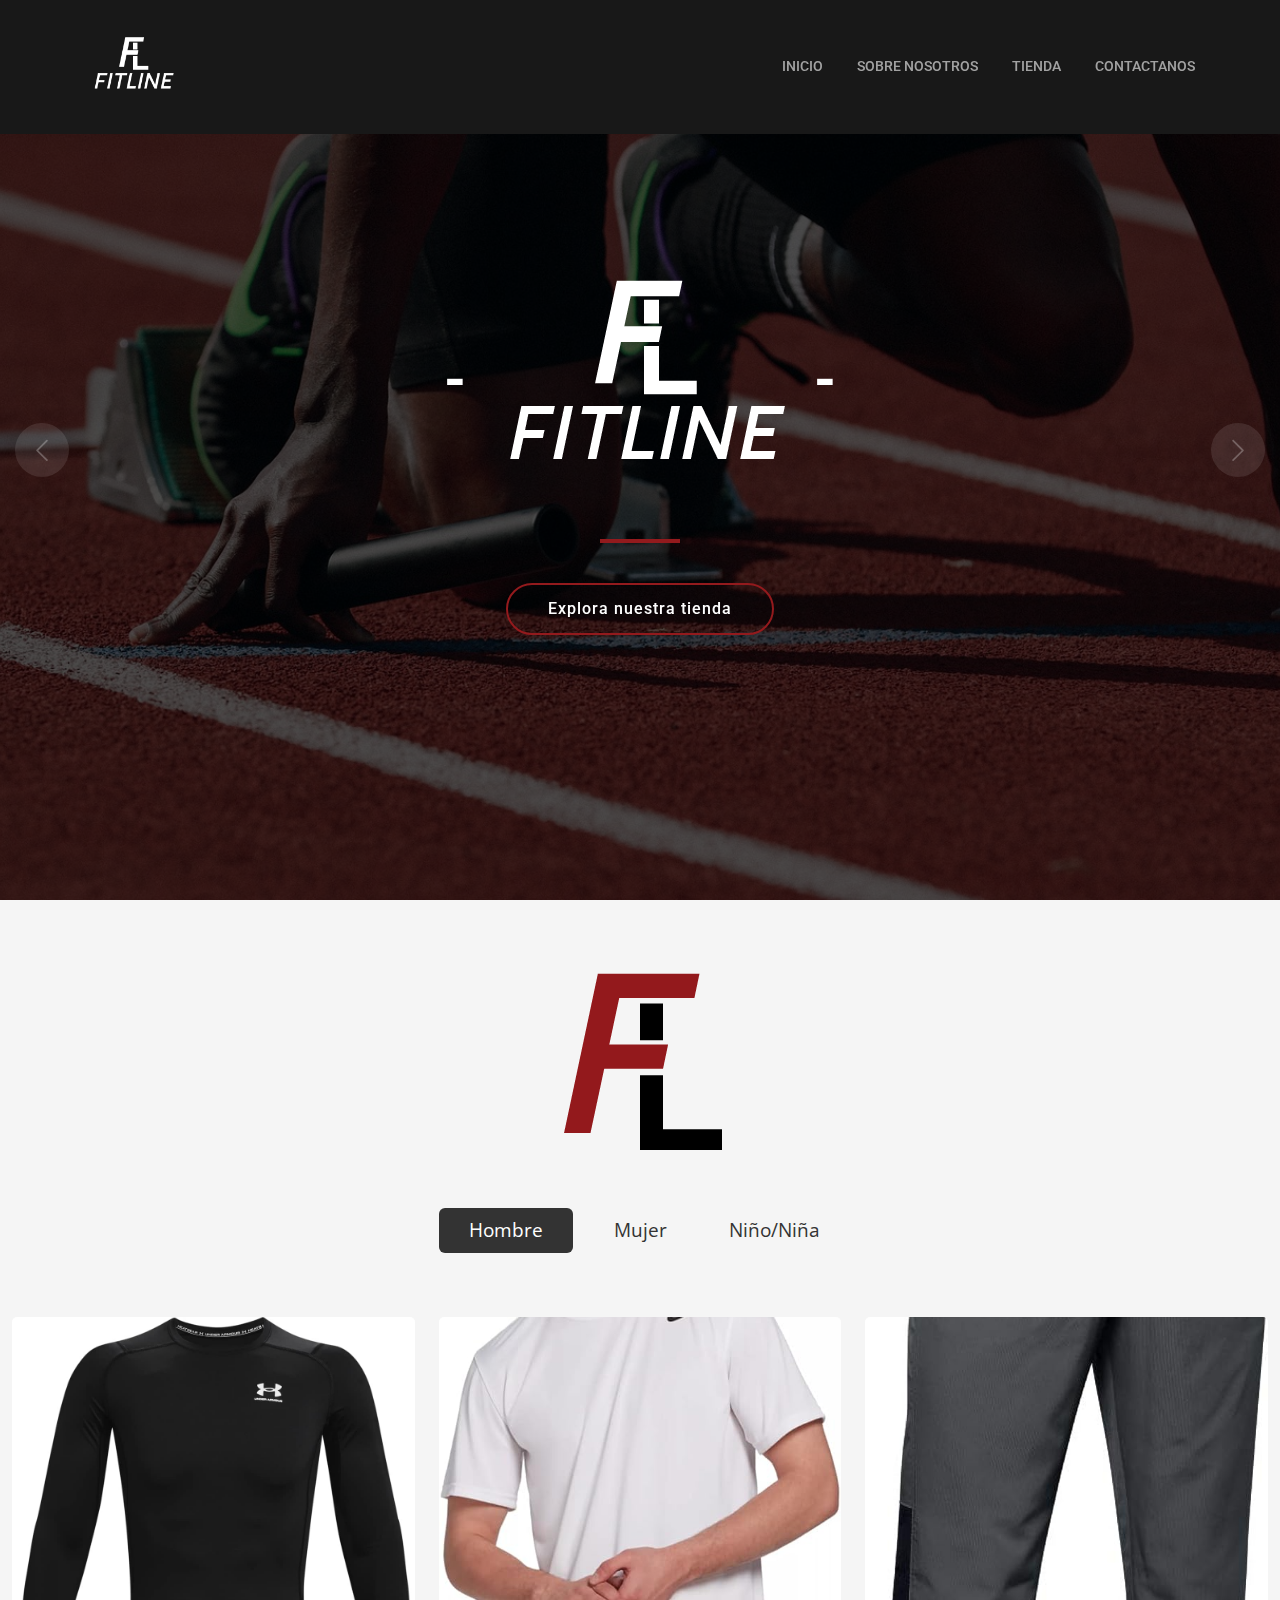
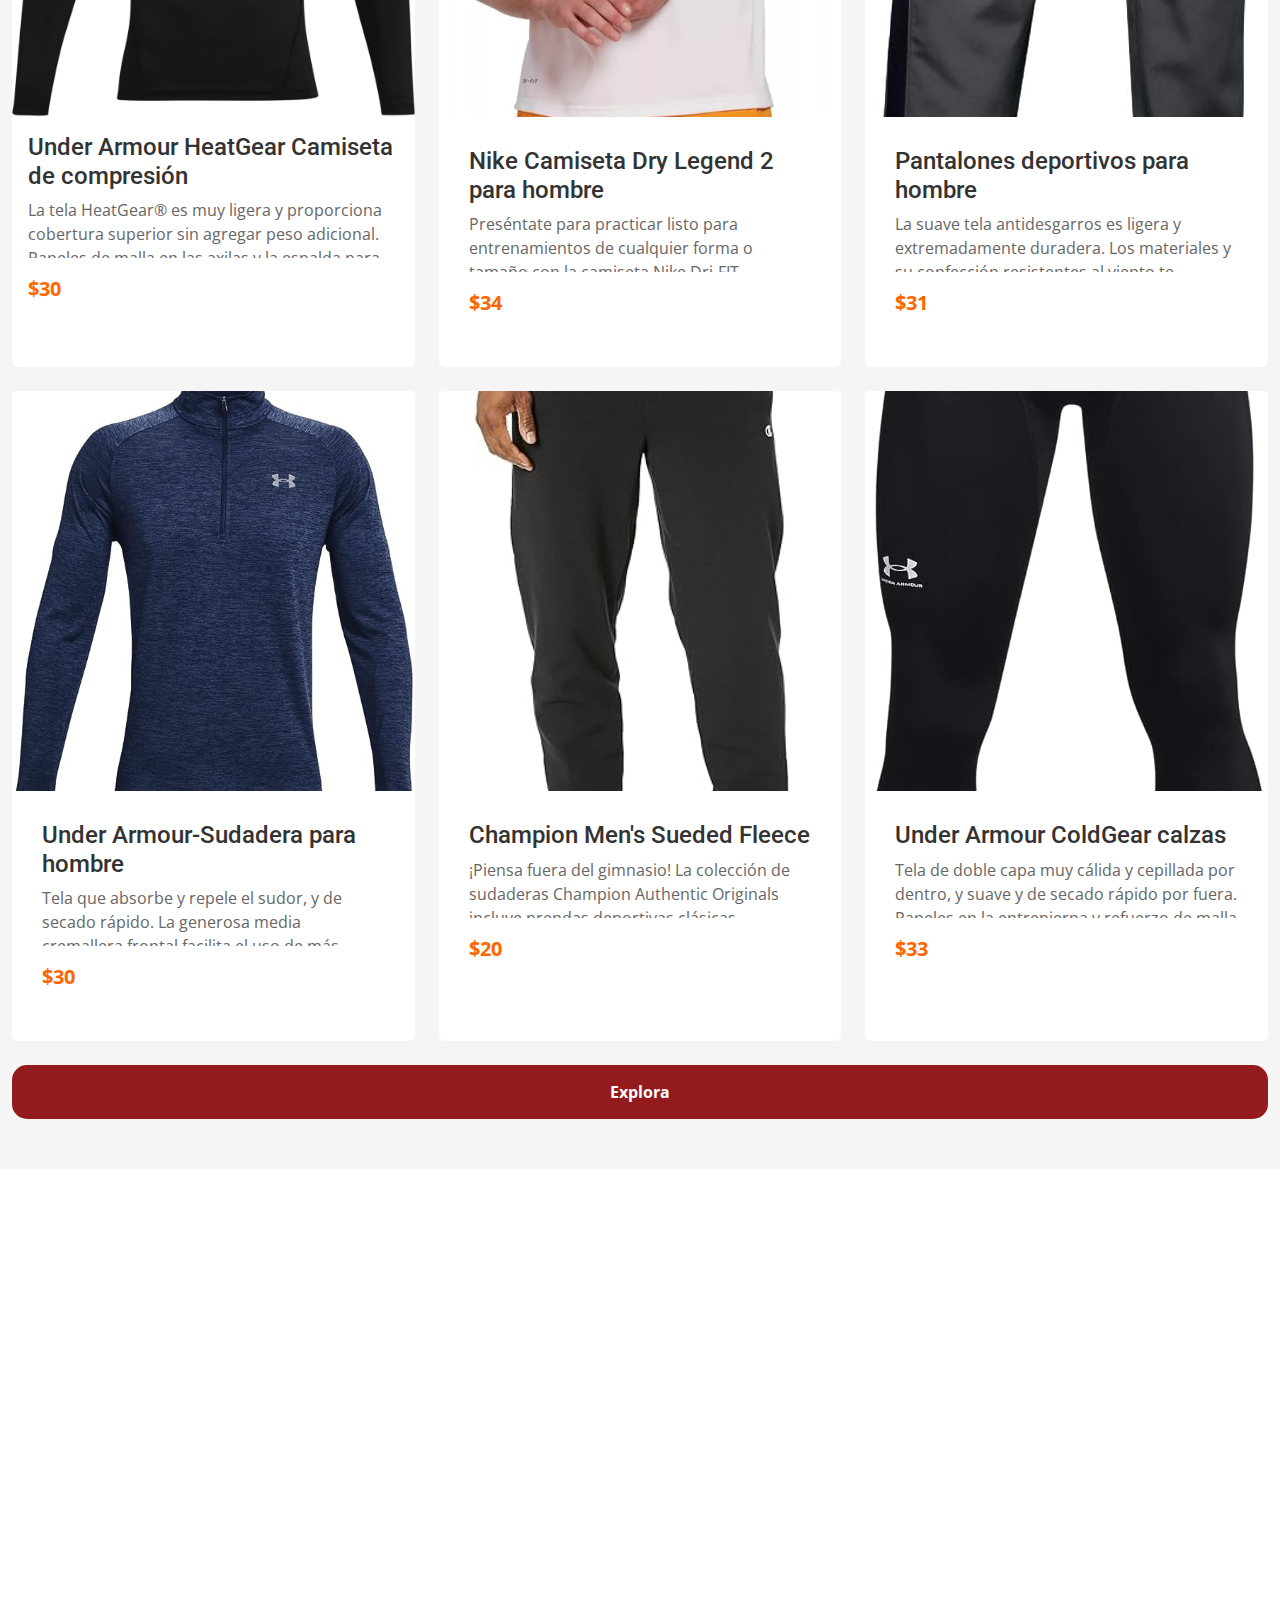
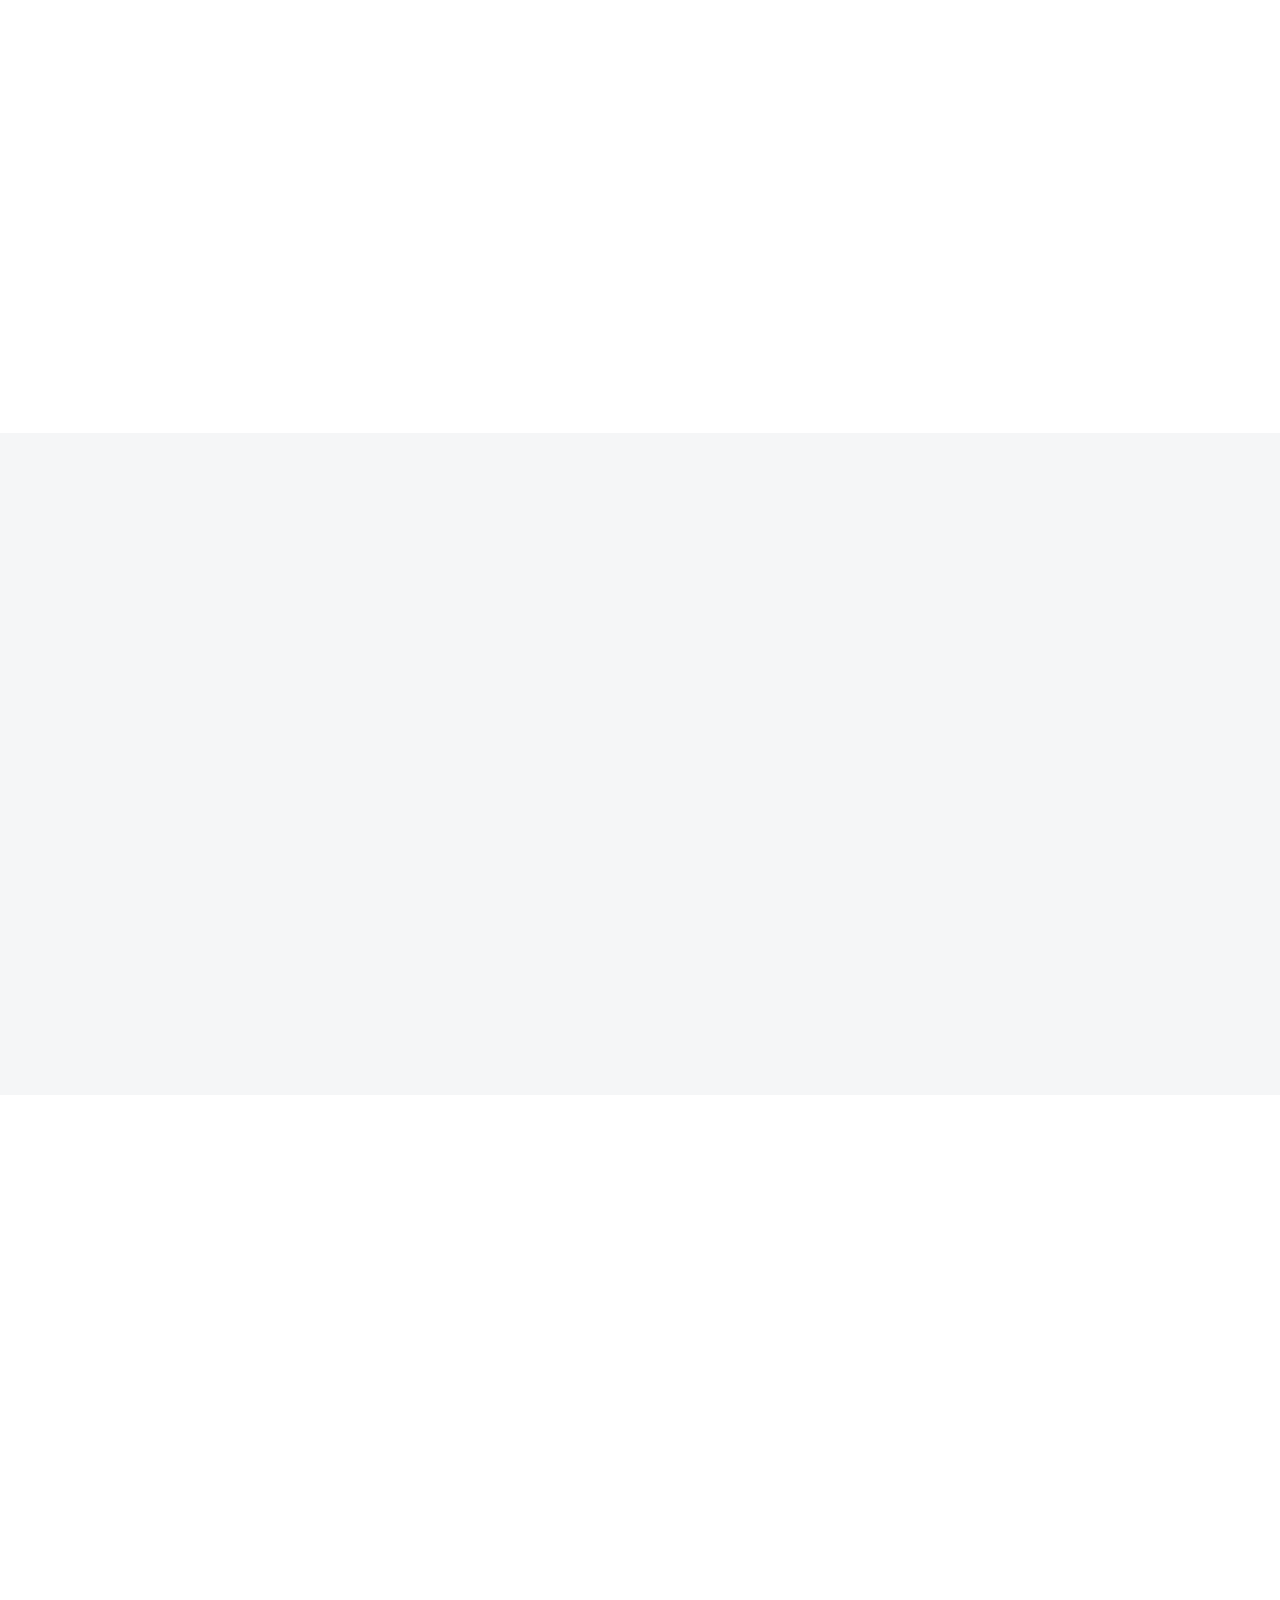
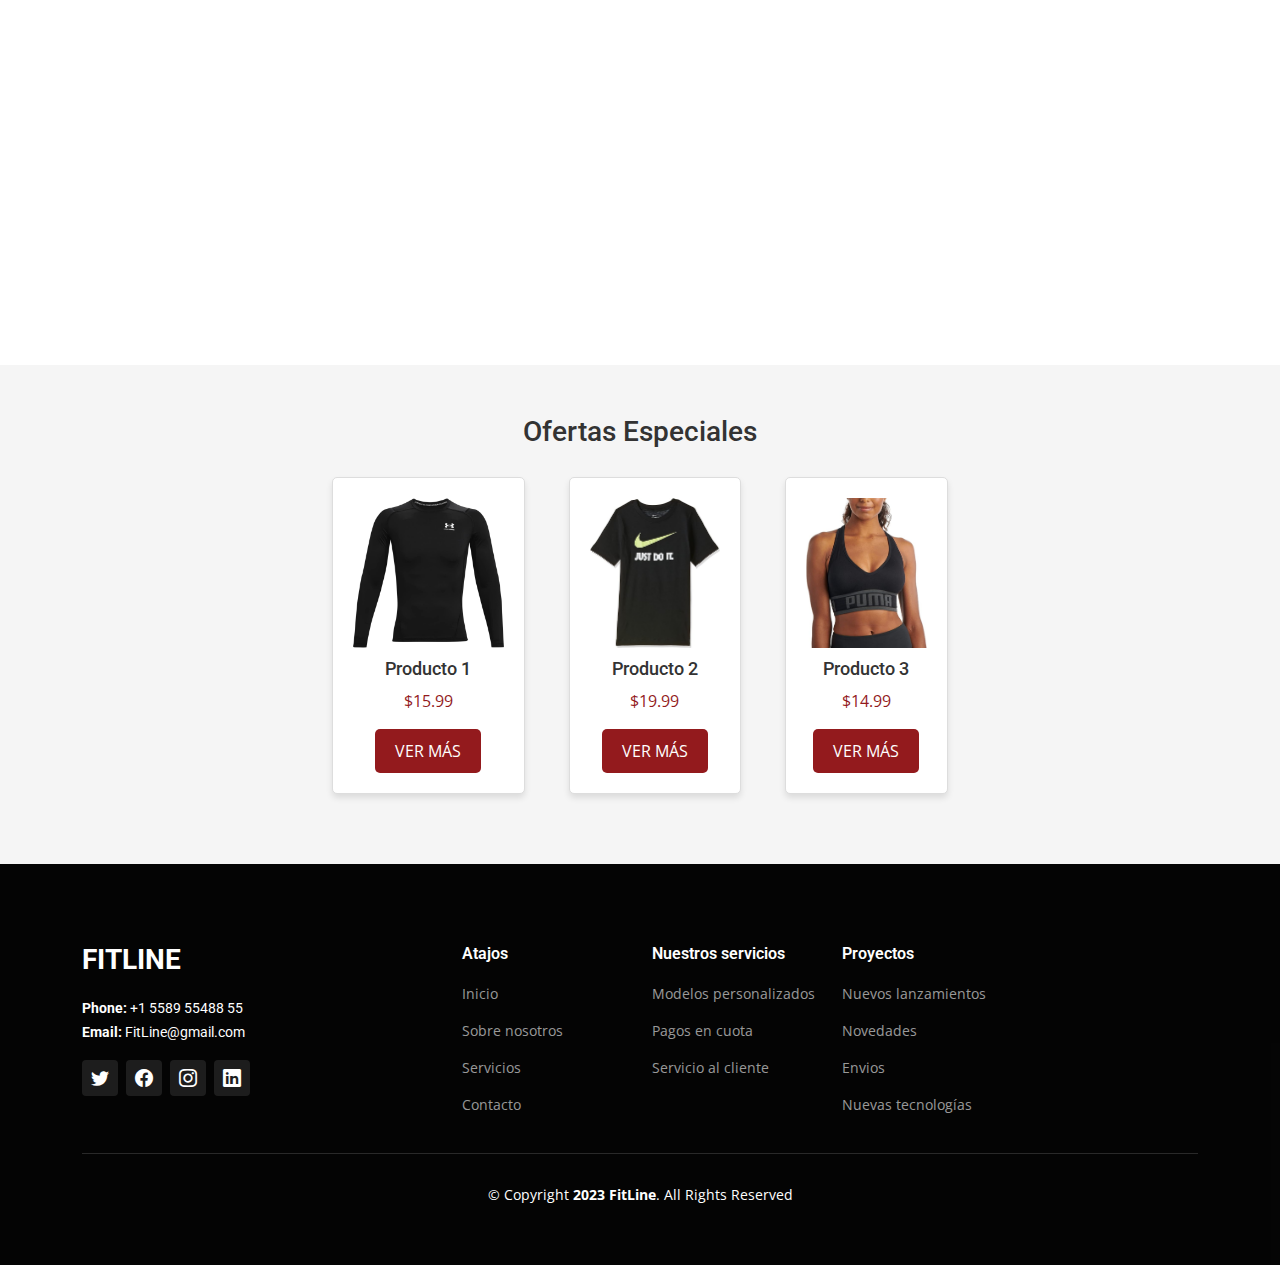
<file: index.html>
<!DOCTYPE html>
<html lang="en">

<head>
  <meta charset="utf-8">
  <meta content="width=device-width, initial-scale=1.0" name="viewport">

  <title>FitLine</title>
  <meta content="" name="description">
  <meta content="" name="keywords">
  <link href="assets/img/favicon.png" rel="icon">
  <link href="assets/imagenes/Lblanco.png" rel="icon">
  <link href="assets/img/apple-touch-icon.png" rel="apple-touch-icon">
  <link rel="preconnect" href="https://fonts.googleapis.com">
  <link rel="preconnect" href="https://fonts.gstatic.com" crossorigin>
  <link
    href="https://fonts.googleapis.com/css2?family=Open+Sans:ital,wght@0,300;0,400;0,500;0,600;0,700;1,300;1,400;1,600;1,700&family=Roboto:ital,wght@0,300;0,400;0,500;0,600;0,700;1,300;1,400;1,500;1,600;1,700&family=Work+Sans:ital,wght@0,300;0,400;0,500;0,600;0,700;1,300;1,400;1,500;1,600;1,700&display=swap"
    rel="stylesheet">
  <link href="assets/vendor/bootstrap/css/bootstrap.min.css" rel="stylesheet">
  <link href="assets/vendor/bootstrap-icons/bootstrap-icons.css" rel="stylesheet">
  <link href="assets/vendor/fontawesome-free/css/all.min.css" rel="stylesheet">
  <link href="assets/vendor/aos/aos.css" rel="stylesheet">
  <link href="assets/vendor/glightbox/css/glightbox.min.css" rel="stylesheet">
  <link href="assets/vendor/swiper/swiper-bundle.min.css" rel="stylesheet">
  <link href="assets/css/main.css" rel="stylesheet">

</head>

<body>
  <header id="header" class="header d-flex align-items-center">
    <div class="container-fluid container-xl d-flex align-items-center justify-content-between">

      <a href="index.html" class="logo d-flex align-items-center">
        <img src="assets/imagenes/Logo blanco.png" alt="">
      </a>

      <i class="mobile-nav-toggle mobile-nav-show bi bi-list"></i>
      <i class="mobile-nav-toggle mobile-nav-hide d-none bi bi-x"></i>
      <nav id="navbar" class="navbar">
        <ul>
          <li><a href="index.html">Inicio</a></li>
          <li><a href="about.html">Sobre nosotros</a></li>
          <li><a href="services.html">Tienda</a></li>
          <li><a href="contact.html">Contactanos</a></li>
        </ul>
      </nav>

    </div>
  </header>


  <section id="hero" class="hero">

    <div class="info d-flex align-items-center">
      <div class="container">
        <div class="row justify-content-center">
          <div class="col-lg-6 text-center">
            <h2 data-aos="fade-down">-<span><img src="assets/imagenes/Logo blanco.png" alt=""></span>-</h2>
            <a data-aos="fade-up" data-aos-delay="200" href="#projects" class="btn-get-started">Explora nuestra
              tienda</a>
          </div>
        </div>
      </div>
    </div>

    <div id="hero-carousel" class="carousel slide" data-bs-ride="carousel" data-bs-interval="5000">

      <div class="carousel-item active banner">
      </div>
      <div class="carousel-item banner1"></div>

      <a class="carousel-control-prev" href="#hero-carousel" role="button" data-bs-slide="prev">
        <span class="carousel-control-prev-icon bi bi-chevron-left" aria-hidden="true"></span>
      </a>

      <a class="carousel-control-next" href="#hero-carousel" role="button" data-bs-slide="next">
        <span class="carousel-control-next-icon bi bi-chevron-right" aria-hidden="true"></span>
      </a>

    </div>

  </section>





  <div id="store" class="Secciontienda">
    <img src="assets/imagenes/LOGO.png" alt="" class="Tt">
    <div class="row justify-content-center">
      <div class="col-sm-7 col-md-4 mb-5">
        <ul class="nav nav-pills nav-justified mb-3" id="categories" role="tablist">
          <li class="nav-item">
            <a class="nav-link active" id="men-tab" data-toggle="pill" href="#men" role="tab" aria-controls="men"
              aria-selected="true">Hombre</a>
          </li>
          <li class="nav-item">
            <a class="nav-link" id="women-tab" data-toggle="pill" href="#women" role="tab" aria-controls="women"
              aria-selected="false">Mujer</a>
          </li>
          <li class="nav-item">
            <a class="nav-link" id="kids-tab" data-toggle="pill" href="#kids" role="tab" aria-controls="kids"
              aria-selected="false">Niño/Niña</a>
          </li>
        </ul>
      </div>
    </div>
    <div class="tab-content" id="category-content">
      <div class="tab-pane fade show active" id="men" role="tabpanel" aria-labelledby="men-tab">
        <div class="row tienda">

          <div class="col-md-4">
            <div class="card mb-4">
              <img src="assets/imagenes/Hombre/1.jpg" class="card-img-top" alt="Men's Sportswear 1">
              <div class="card-body">
                <h3 class="card-title">Under Armour HeatGear Camiseta de compresión</h3>
                <p class="card-text">La tela HeatGear® es muy ligera y proporciona cobertura superior sin agregar peso
                  adicional. Paneles de malla en las axilas y la espalda para una ventilación estratégica. </p>
                <p class="card-price">$30</p>
              </div>
            </div>
          </div>

          <div class="col-md-4">
            <div class="card mb-4">
              <img src="assets/imagenes/Hombre/2.jpg" class="card-img-top" alt="Men's Sportswear 1">
              <div class="cardbody">
                <h3 class="card-title">Nike Camiseta Dry Legend 2 para hombre</h3>
                <p class="card-text">Preséntate para practicar listo para entrenamientos de cualquier forma o tamaño con
                  la camiseta Nike Dri-FIT.
                </p>
                <p class="card-price">$34</p>
              </div>
            </div>
          </div>

          <div class="col-md-4">
            <div class="card mb-4">
              <img src="assets/imagenes/Hombre/3.jpg" class="card-img-top" alt="Men's Sportswear 1">
              <div class="cardbody">
                <h3 class="card-title">Pantalones deportivos para hombre</h3>
                <p class="card-text">La suave tela antidesgarros es ligera y extremadamente duradera. Los materiales y
                  su confección resistentes al viento te protegen del mal clima. </p>
                <p class="card-price">$31</p>
              </div>
            </div>
          </div>

          <div class="col-md-4">
            <div class="card mb-4">
              <img src="assets/imagenes/Hombre/4.jpg" class="card-img-top" alt="Men's Sportswear 1">
              <div class="cardbody">
                <h3 class="card-title">Under Armour-Sudadera para hombre</h3>
                <p class="card-text">Tela que absorbe y repele el sudor, y de secado rápido. La generosa media
                  cremallera frontal facilita el uso de más capas de ropa. </p>
                <p class="card-price">$30</p>
              </div>
            </div>
          </div>

          <div class="col-md-4">
            <div class="card mb-4">
              <img src="assets/imagenes/Hombre/6.jpg" class="card-img-top" alt="Men's Sportswear 1">
              <div class="cardbody">
                <h3 class="card-title">Champion Men's Sueded Fleece</h3>
                <p class="card-text">¡Piensa fuera del gimnasio! La colección de sudaderas Champion Authentic Originals
                  incluye prendas deportivas clásicas actualizadas con lo último en telas y moda.

                </p>
                <p class="card-price">$20</p>
              </div>
            </div>
          </div>

          <div class="col-md-4">
            <div class="card mb-4">
              <img src="assets/imagenes/Hombre/7.jpg" class="card-img-top" alt="Men's Sportswear 1">
              <div class="cardbody">
                <h3 class="card-title">Under Armour ColdGear calzas </h3>
                <p class="card-text">Tela de doble capa muy cálida y cepillada por dentro, y suave y de secado rápido
                  por fuera. Paneles en la entrepierna y refuerzo de malla elástica para proporcionar una ventilación
                  estratégica. Estructura elástica en 4 direcciones que se mueve mejor en cualquier dirección. </p>
                <p class="card-price">$33</p>
              </div>
            </div>
          </div>


        </div>
      </div>


      <div class="tab-pane fade" id="women" role="tabpanel" aria-labelledby="women-tab">
        <div class="row tienda">

          <div class="col-md-4">
            <div class="card mb-4">
              <img src="assets/imagenes/Mujeres/1.jpg" class="card-img-top" alt="Women's Sportswear 1">
              <div class="cardbody">
                <h3 class="card-title">PUMA - Brasier deportivo</h3>
                <p class="card-text">Diseñado para una actividad de apoyo suave / impacto medio para que puedas mantener
                  un movimiento constante. Estilo clásico con un ajuste moderno y cómodo.</p>
                <p class="card-price">$15</p>
              </div>
            </div>
          </div>

          <div class="col-md-4">
            <div class="card mb-4">
              <img src="assets/imagenes/Mujeres/2.jpg" class="card-img-top" alt="Women's Sportswear 1">
              <div class="cardbody">
                <h3 class="card-title">Under Armour - Sudadera</h3>
                <p class="card-text">La tela UA Tech™ es de secado rápido, ultrasuave y de textura natural. La misión de
                  Under Armour es conseguir que todos los atletas se superen mediante la pasión, el diseño y la búsqueda
                  incesante de la innovación. ¿Cómo empezó todo? Todo empezó con una idea de confeccionar una camiseta
                  de calidad superior. </p>
                <p class="card-price">$20</p>
              </div>
            </div>
          </div>

          <div class="col-md-4">
            <div class="card mb-4">
              <img src="assets/imagenes/Mujeres/3.jpg" class="card-img-top" alt="Women's Sportswear 1">
              <div class="cardbody">
                <h3 class="card-title">KTILG Chaquetas cortas de manga larga </h3>
                <p class="card-text"> Tejidos profesionales: la chaqueta ligera con cremallera completa para mujer te
                  proporciona una capa súper suave de calidez sin sobrecalentamiento ni evita la ventilación. </p>
                <p class="card-price">$17</p>
              </div>
            </div>
          </div>

          <div class="col-md-4">
            <div class="card mb-4">
              <img src="assets/imagenes/Mujeres/4.jpg" class="card-img-top" alt="Women's Sportswear 1">
              <div class="cardbody">
                <h3 class="card-title">Hanes Originals Tri-Blend Joggers</h3>
                <p class="card-text">Sin lugar a dudas, estos joggers para mujer son tu próxima opción para todo lo
                  cómodo y acogedor. Nuestra fórmula de tejido de triple mezcla es liviana y cálida, perfecta para
                  descansar un sábado por la mañana.</p>
                <p class="card-price">$15</p>
              </div>
            </div>
          </div>

          <div class="col-md-4">
            <div class="card mb-4">
              <img src="assets/imagenes/Mujeres/5.jpg" class="card-img-top" alt="Women's Sportswear 1">
              <div class="cardbody">
                <h3 class="card-title">Fruit of the Loom Women's-Brasier</h3>
                <p class="card-text">Los sujetadores con los que puedes contar, los clásicos sujetadores deportivos con
                  espalda cruzada y parte delantera fruncida de Fruit of the Loom para mujer, te harán lucir y sentirte
                  lo mejor posible. El sujetador deportivo está diseñado con algodón suave y elástico que brinda el
                  ajuste más transpirable y flexible y está confeccionado con una banda inferior elástica para brindarte
                  soporte en el camino. </p>
                <p class="card-price">$20</p>
              </div>
            </div>
          </div>

          <div class="col-md-4">
            <div class="card mb-4">
              <img src="assets/imagenes/Mujeres/1.jpg" class="card-img-top" alt="Women's Sportswear 1">
              <div class="cardbody">
                <h3 class="card-title">JUST MY SIZE Pantalón corto deportivo</h3>
                <p class="card-text">Para correr, estirarse o cualquier tipo de entrenamiento, estos pantalones cortos
                  sencillos de JMS by Hanes® son un elemento esencial en el guardarropa de entrenamiento. Confeccionados
                  con tejido ligero, cuentan con paneles laterales de malla aireados para ayudarte a mantenerte fresco.
                </p>
                <p class="card-price">$8</p>
              </div>
            </div>
          </div>


        </div>
      </div>


      <div class="tab-pane fade" id="kids" role="tabpanel" aria-labelledby="kids-tab">
        <div class="row tienda">

          <div class="col-md-4">
            <div class="card mb-4">
              <img src="assets/imagenes/NinosNinas/1.jpg" class="card-img-top" alt="Kids' Sportswear 1">
              <div class="cardbody">
                <h3 class="card-title">Augusta Sportswear-niños </h3>
                <p class="card-text">Tejido 100% poliéster que absorbe la humedad Etiqueta sin etiquetas Cinturilla
                  elástica cubierta con cordón interior Entrepierna de corte completo de 7 pulgadas Entrepierna juvenil
                  con clasificación XXS denota estilo para niños pequeños (3T-4T).</p>
                <p class="card-price">$6</p>
              </div>
            </div>
          </div>

          <div class="col-md-4">
            <div class="card mb-4">
              <img src="assets/imagenes/NinosNinas/2.jpg" class="card-img-top" alt="Kids' Sportswear 1">
              <div class="cardbody">
                <h3 class="card-title">Camiseta Nike Sportswear-niños</h3>
                <p class="card-text">Tejido 100% poliéster que absorbe la humedad Etiqueta sin etiquetas Cinturilla
                  elástica cubierta con cordón interior Entrepierna de corte completo de 7 pulgadas Entrepierna juvenil
                  con clasificación XXS denota estilo para niños pequeños (3T-4T).</p>
                <p class="card-price">$20</p>
              </div>
            </div>
          </div>

          <div class="col-md-4">
            <div class="card mb-4">
              <img src="assets/imagenes/NinosNinas/3.jpg" class="card-img-top" alt="Kids' Sportswear 1">
              <div class="cardbody">
                <h3 class="card-title">class="card-img-top"</h3>
                <p class="card-text">Ajuste estándar para brindar una sensación de relajación y comodidad. Los puños y
                  el dobladillo acanalados ayudan a asegurar tu ajuste, y la capucha forrada ofrece calor y cobertura
                  adicionales.
                </p>
                <p class="card-price">$28</p>
              </div>
            </div>
          </div>

          <div class="col-md-4">
            <div class="card mb-4">
              <img src="assets/imagenes/NinosNinas/4.jpg" class="card-img-top" alt="Kids' Sportswear 1">
              <div class="cardbody">
                <h3 class="card-title">Augusta Sportswear </h3>
                <p class="card-text">Logotipo de Nike de alta calidad en el pecho. Diseño corto para un ajuste moderno.
                  Diseño de tirador. 80% algodón, 20% poliéster lavable a máquina, secar en secadora. Medidas: Longitud:
                  15.5 pulgadas. Medida del pecho: 19 in. Longitud de la manga: 23.5 pulgadas. Las medidas del producto
                  se tomaron utilizando la talla M (10-12 niños grandes).</p>
                <p class="card-price">$25</p>
              </div>
            </div>
          </div>

          <div class="col-md-4">
            <div class="card mb-4">
              <img src="assets/imagenes/NinosNinas/5.jpg" class="card-img-top" alt="Kids' Sportswear 1">
              <div class="cardbody">
                <h3 class="card-title">Under Armour Conjunto de sudadera con capucha y licra </h3>
                <p class="card-text">Ajuste generoso y más relajado. La tela es de secado rápido, ultrasuave y tiene una
                  sensación más natural. El sistema de transporte de humedad absorbe el sudor y se seca rápidamente.
                </p>
                <p class="card-price">$35</p>
              </div>
            </div>
          </div>

          <div class="col-md-4">
            <div class="card mb-4">
              <img src="assets/imagenes/NinosNinas/6.jpg" class="card-img-top" alt="Kids' Sportswear 1">
              <div class="cardbody">
                <h3 class="card-title">Augusta Sportswear </h3>
                <p class="card-text">Tejido 100% poliéster que absorbe la humedad Etiqueta sin etiquetas Cinturilla
                  elástica cubierta con cordón interior Entrepierna de corte completo de 7 pulgadas Entrepierna juvenil
                  con clasificación XXS denota estilo para niños pequeños (3T-4T).</p>
                <p class="card-price">$6</p>
              </div>
            </div>
          </div>


        </div>
      </div>
    </div>
    <button class="Explora">Explora</button>
  </div>






  <main id="main">

    <section>
      <div class="fondo2">
      </div>
    </section>




    <section id="get-started" class="get-started section-bg">
      <div class="container">

        <div class="row justify-content-between gy-4">

          <div class="col-lg-6 d-flex align-items-center" data-aos="fade-up">
            <div class="content">
              <h3>Contactanos.</h3>
              <p>
                En FitLine, estamos aquí para ayudarte en tu búsqueda de un estilo de vida activo y saludable. Si tienes
                alguna pregunta, comentario o simplemente deseas compartir tus experiencias con nuestros productos, no
                dudes en ponerte en contacto con nosotros. Nuestro equipo de atención al cliente está siempre dispuesto
                a escucharte y brindarte la mejor asistencia posible. Juntos, podemos alcanzar tus metas de bienestar y
                rendimiento. ¡Esperamos con ansias poder ayudarte a alcanzar tu máximo potencial! </p>
            </div>
          </div>

          <div class="col-lg-5" data-aos="fade">
            <form action="forms/quote.php" method="post" class="php-email-form" data-aos="zoom-in">
              <h3>Tienes alguna duda!!??
              </h3>
              <div class="row gy-3">

                <div class="col-md-12">
                  <input type="text" name="name" class="form-control" placeholder="Nombre" required>
                </div>

                <div class="col-md-12 ">
                  <input type="email" class="form-control" name="email" placeholder="Email" required>
                </div>

                <div class="col-md-12">
                  <input type="text" class="form-control" name="phone" placeholder="Telefono" required>
                </div>

                <div class="col-md-12">
                  <textarea class="form-control" name="message" rows="6" placeholder="Comentario" required></textarea>
                </div>

                <div class="col-md-12 text-center">
                  <div class="loading">Enviando</div>
                  <div class="error-message"></div>
                  <div class="sent-message">Gracias por tu mensaje, te contactaremos pronto!!</div>
                </div>
                <div class="text-center"><button type="submit">Enviar</button></div>
              </div>

          </div>
          </form>
        </div>

      </div>

      </div>
    </section>





    <section id="alt-services" class="alt-services">
      <div class="container" data-aos="fade-up">

        <div class="row justify-content-around gy-4">
          <div class="col-lg-6 img-bg" style data-aos="zoom-in" data-aos-delay="100"></div>

          <div class="col-lg-5 d-flex flex-column justify-content-center">


            <div class="icon-box d-flex position-relative" data-aos="fade-up" data-aos-delay="100">
              <i class="bi bi-easel flex-shrink-0"></i>
              <div>
                <h4><a href="" class="stretched-link">Amplia selección de prendas: </a></h4>
                <p>Ponemos a tu disposición una amplia gama de prendas de vestir, desde camisetas y sudaderas hasta
                  chaquetas y accesorios, para que puedas elegir la prenda ideal que deseas personalizar.</p>
              </div>
            </div>

            <div class="icon-box d-flex position-relative" data-aos="fade-up" data-aos-delay="200">
              <i class="bi bi-patch-check flex-shrink-0"></i>
              <div>
                <h4><a href="" class="stretched-link">Opciones de estampado: </a></h4>
                <p>Ofrecemos diferentes opciones de estampado, como serigrafía, impresión digital y bordado, para que
                  puedas elegir la técnica que mejor se adapte a tu diseño y preferencias.</p>
              </div>
            </div>

            <div class="icon-box d-flex position-relative" data-aos="fade-up" data-aos-delay="300">
              <i class="bi bi-brightness-high flex-shrink-0"></i>
              <div>
                <h4><a href="" class="stretched-link">Calidad garantizada:</a></h4>
                <p>Utilizamos materiales de alta calidad y procesos de fabricación cuidadosos para asegurar que cada
                  prenda personalizada cumpla con los estándares más exigentes.</p>
              </div>
            </div>

            <div class="icon-box d-flex position-relative" data-aos="fade-up" data-aos-delay="400">
              <i class="bi bi-brightness-high flex-shrink-0"></i>
              <div>
                <h4><a href="" class="stretched-link">Personalización individual o en grupo: </a></h4>
                <p>Puedes personalizar tu ropa de forma individual para crear una pieza única, o bien, diseñar conjuntos
                  para grupos o equipos, brindando una apariencia uniforme y distintiva.</p>
              </div>
            </div>

          </div>
        </div>

      </div>
    </section>

    <section class="special-offers">
      <h2>Ofertas Especiales</h2>
      <div class="product-card">
        <img class="product-image" src="assets/imagenes/Hombre/1.jpg" alt="Producto 1">
        <h3 class="product-title">Producto 1</h3>
        <p class="product-price">$15.99</p>
        <button class="btn-more-info">Ver Más</button>
      </div>
      <div class="product-card">
        <img class="product-image" src="assets/imagenes/NinosNinas/2.jpg" alt="Producto 2">
        <h3 class="product-title">Producto 2</h3>
        <p class="product-price">$19.99</p>
        <button class="btn-more-info">Ver Más</button>
      </div>
      <div class="product-card">
        <img class="product-image" src="assets/imagenes/Mujeres/1.jpg" alt="Producto 3">
        <h3 class="product-title">Producto 3</h3>
        <p class="product-price">$14.99</p>
        <button class="btn-more-info">Ver Más</button>
      </div>
    </section>

  </main>

  <footer id="footer" class="footer">

    <div class="footer-content position-relative">
      <div class="container">
        <div class="row">

          <div class="col-lg-4 col-md-6">
            <div class="footer-info">
              <h3>FitLine</h3>
              <p>
                <strong>Phone:</strong> +1 5589 55488 55<br>
                <strong>Email:</strong> FitLine@gmail.com<br>
              </p>
              <div class="social-links d-flex mt-3">
                <a href="#" class="d-flex align-items-center justify-content-center"><i class="bi bi-twitter"></i></a>
                <a href="#" class="d-flex align-items-center justify-content-center"><i class="bi bi-facebook"></i></a>
                <a href="#" class="d-flex align-items-center justify-content-center"><i class="bi bi-instagram"></i></a>
                <a href="#" class="d-flex align-items-center justify-content-center"><i class="bi bi-linkedin"></i></a>
              </div>
            </div>
          </div>

          <div class="col-lg-2 col-md-3 footer-links">
            <h4>Atajos</h4>
            <ul>
              <li><a href="#">Inicio</a></li>
              <li><a href="#">Sobre nosotros</a></li>
              <li><a href="#">Servicios</a></li>
              <li><a href="#">Contacto</a></li>
            </ul>
          </div>

          <div class="col-lg-2 col-md-3 footer-links">
            <h4>Nuestros servicios</h4>
            <ul>
              <li><a href="#">Modelos personalizados</a></li>
              <li><a href="#">Pagos en cuota</a></li>
              <li><a href="#">Servicio al cliente</a></li>

            </ul>
          </div>


          <div class="col-lg-2 col-md-3 footer-links">
            <h4>Proyectos</h4>
            <ul>
              <li><a href="#">Nuevos lanzamientos</a></li>
              <li><a href="#">Novedades</a></li>
              <li><a href="#">Envios</a></li>
              <li><a href="#">Nuevas tecnologías</a></li>

            </ul>
          </div>

        </div>
      </div>
    </div>

    <div class="footer-legal text-center position-relative">
      <div class="container">
        <div class="copyright">
          &copy; Copyright <strong><span>2023 FitLine</span></strong>. All Rights Reserved
        </div>
      </div>
    </div>

  </footer>

  <a href="#" class="scroll-top d-flex align-items-center justify-content-center"><i
      class="bi bi-arrow-up-short"></i></a>

  <div id="preloader"></div>

  <script src="assets/vendor/bootstrap/js/bootstrap.bundle.min.js"></script>
  <script src="assets/vendor/aos/aos.js"></script>
  <script src="assets/vendor/glightbox/js/glightbox.min.js"></script>
  <script src="assets/vendor/isotope-layout/isotope.pkgd.min.js"></script>
  <script src="assets/vendor/swiper/swiper-bundle.min.js"></script>
  <script src="assets/vendor/purecounter/purecounter_vanilla.js"></script>
  <script src="assets/vendor/php-email-form/validate.js"></script>
  <script src="assets/js/main.js"></script>


  <script src="https://code.jquery.com/jquery-3.5.1.slim.min.js"></script>
  <script src="https://cdn.jsdelivr.net/npm/@popperjs/core@2.5.3/dist/umd/popper.min.js"></script>
  <script src="https://maxcdn.bootstrapcdn.com/bootstrap/4.5.2/js/bootstrap.min.js"></script>

</body>

</html>
</file>
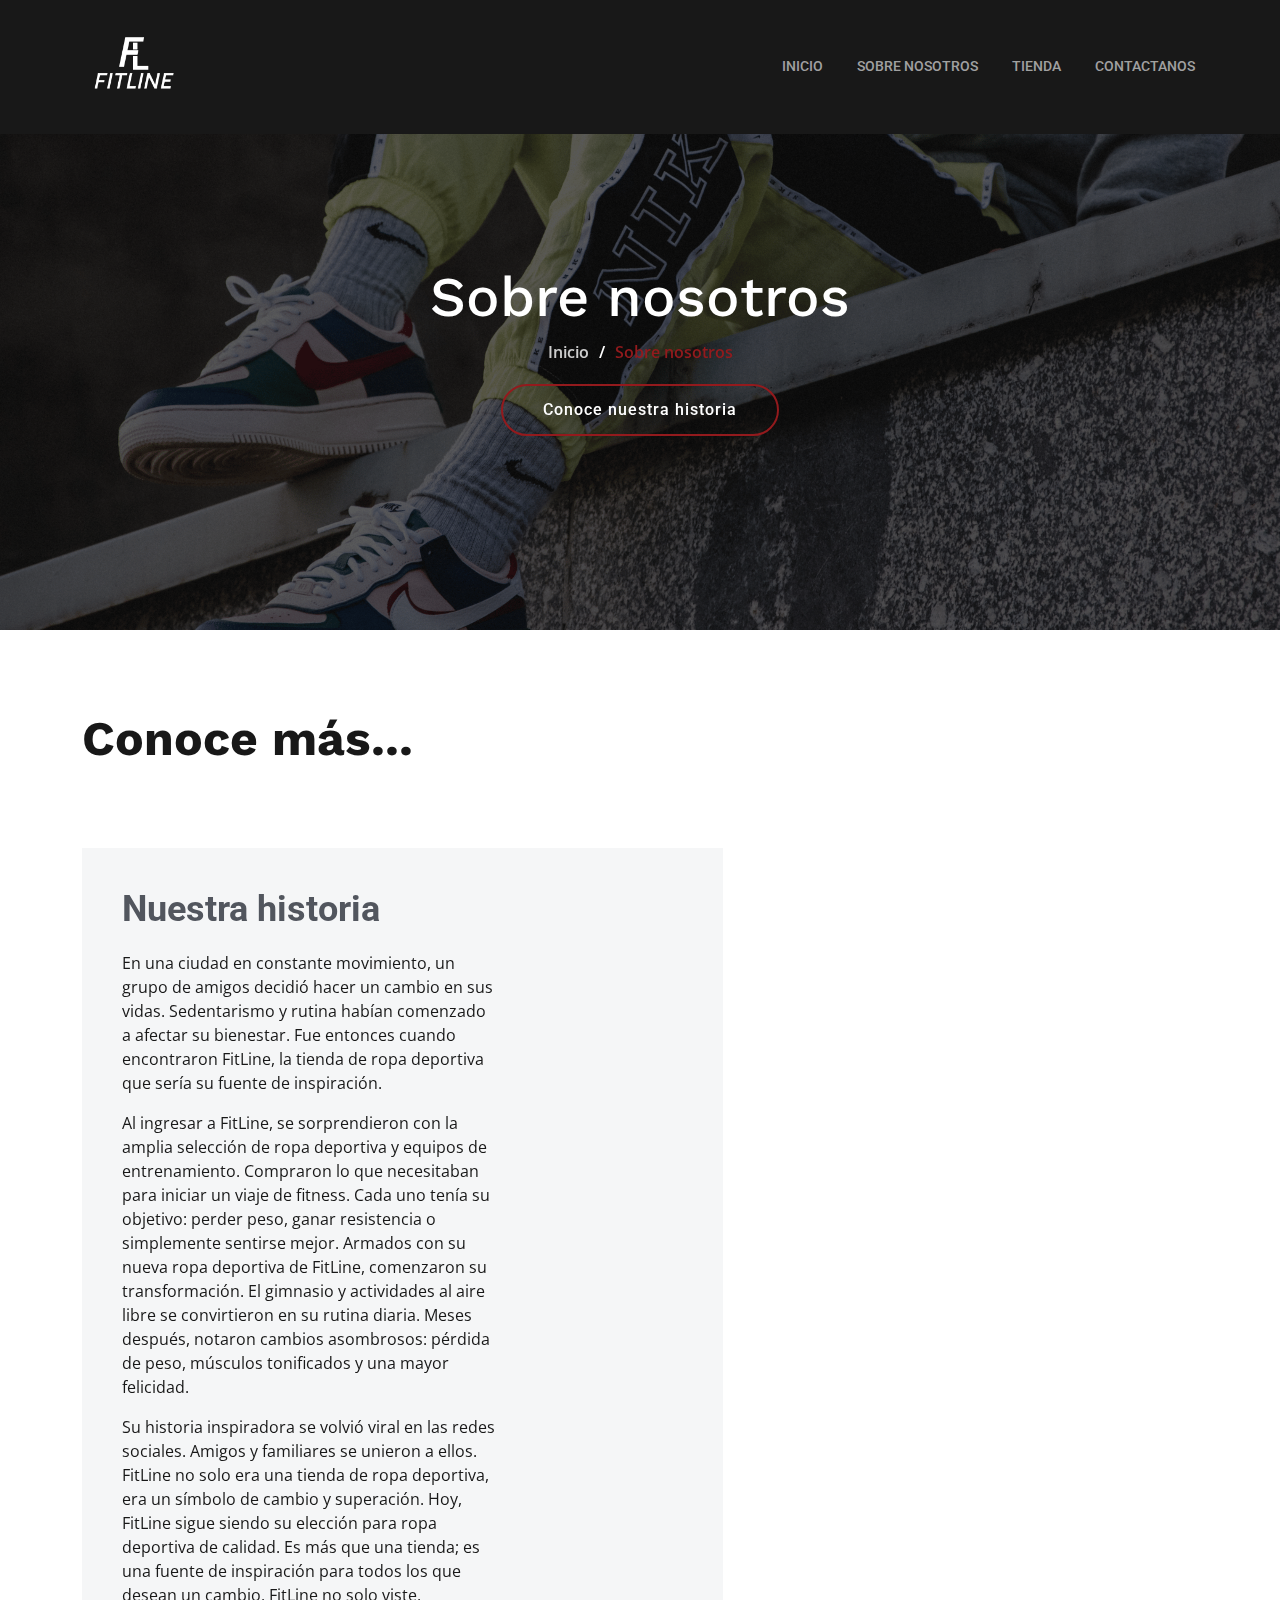
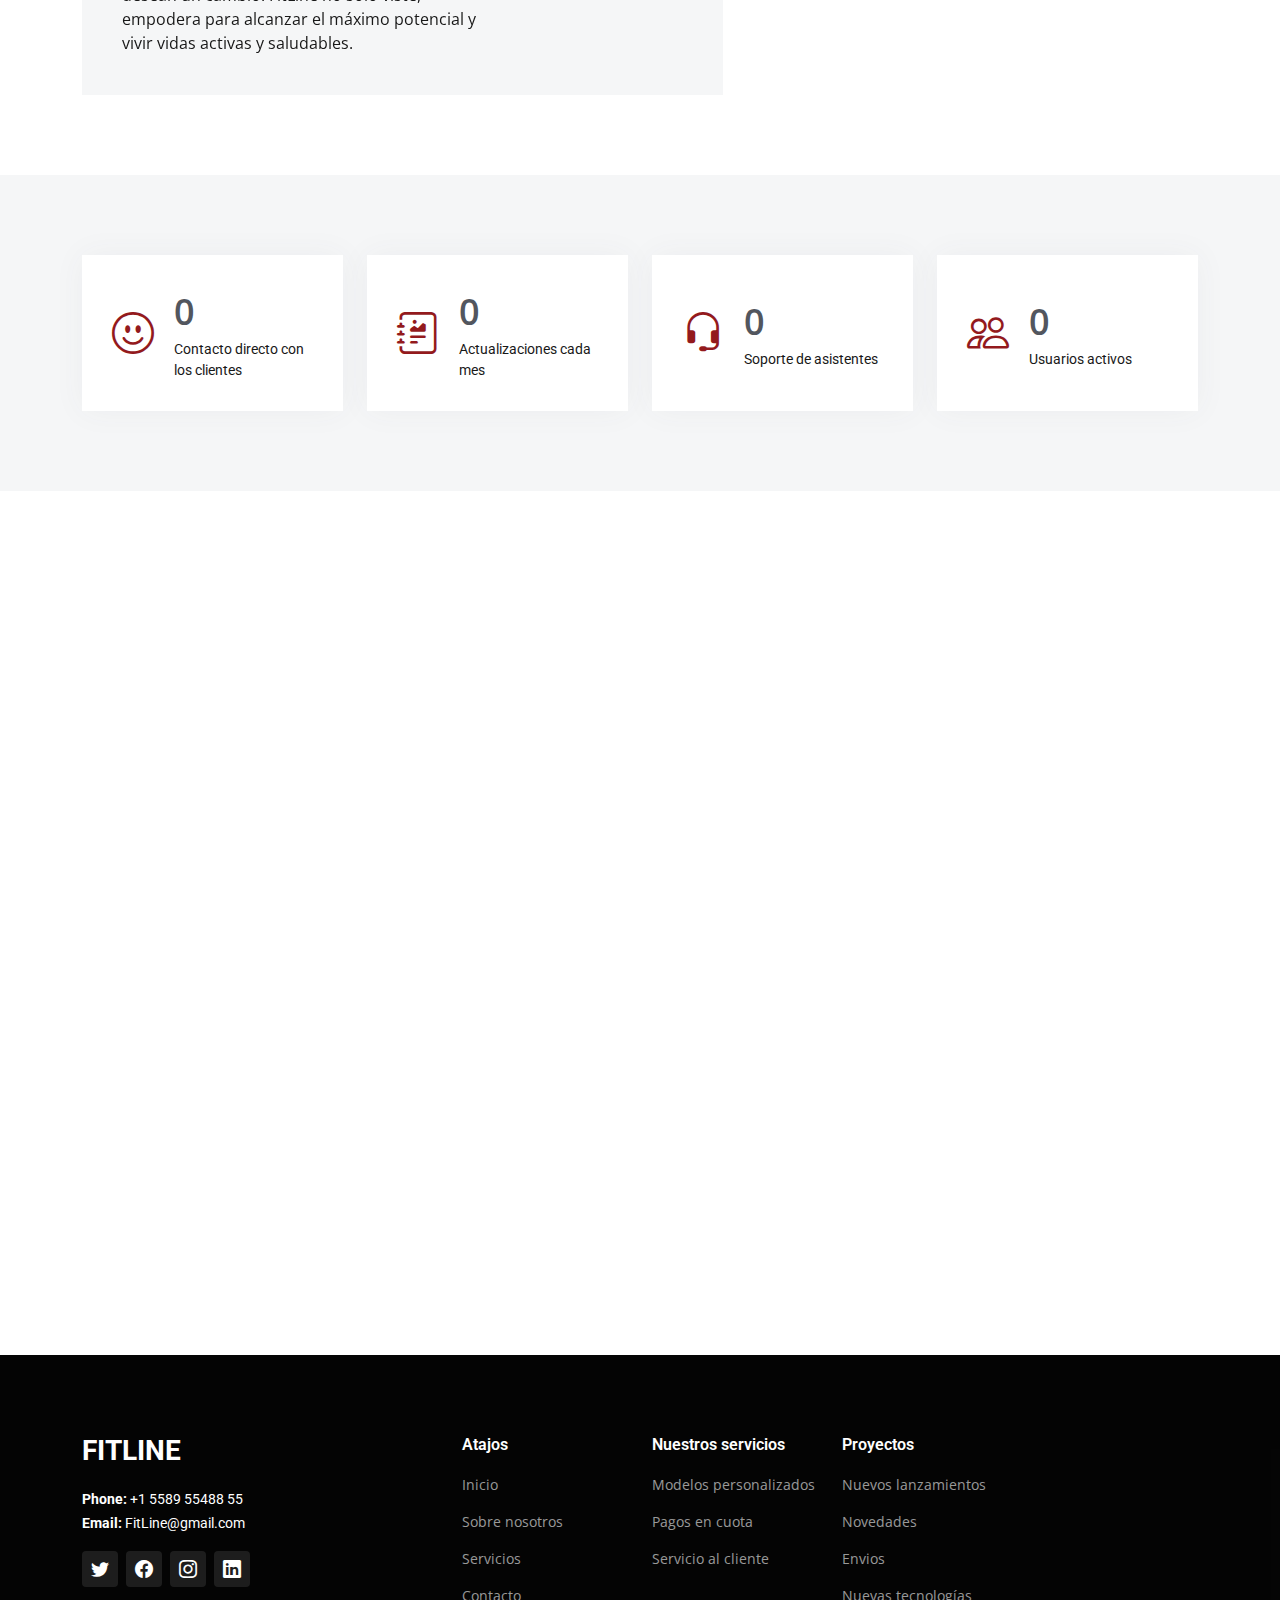
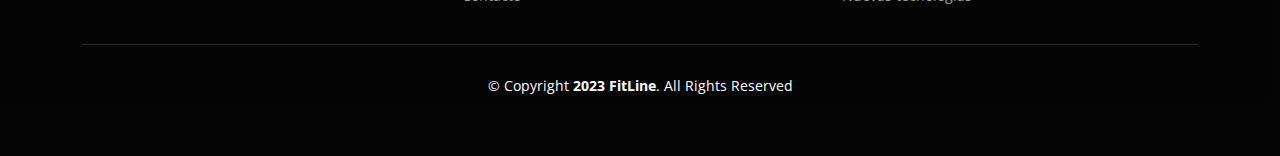
<file: about.html>
<!DOCTYPE html>
<html lang="en">

<head>
  <meta charset="utf-8">
  <meta content="width=device-width, initial-scale=1.0" name="viewport">

  <title>FitLine</title>
  <meta content="" name="description">
  <meta content="" name="keywords">
  <link href="assets/img/favicon.png" rel="icon">
  <link href="assets/imagenes/Lblanco.png" rel="icon">
  <link href="assets/img/apple-touch-icon.png" rel="apple-touch-icon">
  <link rel="preconnect" href="https://fonts.googleapis.com">
  <link rel="preconnect" href="https://fonts.gstatic.com" crossorigin>
  <link
    href="https://fonts.googleapis.com/css2?family=Open+Sans:ital,wght@0,300;0,400;0,500;0,600;0,700;1,300;1,400;1,600;1,700&family=Roboto:ital,wght@0,300;0,400;0,500;0,600;0,700;1,300;1,400;1,500;1,600;1,700&family=Work+Sans:ital,wght@0,300;0,400;0,500;0,600;0,700;1,300;1,400;1,500;1,600;1,700&display=swap"
    rel="stylesheet">
  <link href="assets/vendor/bootstrap/css/bootstrap.min.css" rel="stylesheet">
  <link href="assets/vendor/bootstrap-icons/bootstrap-icons.css" rel="stylesheet">
  <link href="assets/vendor/fontawesome-free/css/all.min.css" rel="stylesheet">
  <link href="assets/vendor/aos/aos.css" rel="stylesheet">
  <link href="assets/vendor/glightbox/css/glightbox.min.css" rel="stylesheet">
  <link href="assets/vendor/swiper/swiper-bundle.min.css" rel="stylesheet">
  <link href="assets/css/main.css" rel="stylesheet">

</head>

<body>
  <header id="header" class="header d-flex align-items-center">
    <div class="container-fluid container-xl d-flex align-items-center justify-content-between">

      <a href="index.html" class="logo d-flex align-items-center">
        <img src="assets/imagenes/Logo blanco.png" alt="">
      </a>

      <i class="mobile-nav-toggle mobile-nav-show bi bi-list"></i>
      <i class="mobile-nav-toggle mobile-nav-hide d-none bi bi-x"></i>
      <nav id="navbar" class="navbar">
        <ul>
          <li><a href="index.html">Inicio</a></li>
          <li><a href="about.html">Sobre nosotros</a></li>
          <li><a href="services.html">Tienda</a></li>
          <li><a href="contact.html">Contactanos</a></li>
        </ul>
      </nav>

    </div>
  </header>

  <main id="main">

    <div class="breadcrumbs d-flex align-items-center"
      style="background-image: url('assets/imagenes/FondoBanner1.png');">
      <div class="container position-relative d-flex flex-column align-items-center" data-aos="fade">

        <h2>Sobre nosotros</h2>
        <ol>
          <li><a href="index.html">Inicio</a></li>
          <li>Sobre nosotros</li>
        </ol>
        <a data-aos="fade-up" data-aos-delay="200" href="#about" class="btn-get-started">Conoce nuestra historia</a>

      </div>
    </div>

    <section id="about" class="about">
      <div class="container" data-aos="fade-up">

        <div class="row position-relative">

          <div class="col-lg-7">
            <h2>Conoce más...</h2>
            <div class="our-story">
              <h3>Nuestra historia</h3>
              <p>En una ciudad en constante movimiento, un grupo de amigos decidió hacer un cambio en sus vidas.
                Sedentarismo y rutina habían comenzado a afectar su bienestar. Fue entonces cuando encontraron FitLine,
                la tienda de ropa deportiva que sería su fuente de inspiración.</p>

              <p>Al ingresar a FitLine, se sorprendieron con la amplia selección de ropa deportiva y equipos de
                entrenamiento. Compraron lo que necesitaban para iniciar un viaje de fitness. Cada uno tenía su
                objetivo: perder peso, ganar resistencia o simplemente sentirse mejor.

                Armados con su nueva ropa deportiva de FitLine, comenzaron su transformación. El gimnasio y actividades
                al aire libre se convirtieron en su rutina diaria. Meses después, notaron cambios asombrosos: pérdida de
                peso, músculos tonificados y una mayor felicidad.</p>

              <p>Su historia inspiradora se volvió viral en las redes sociales. Amigos y familiares se unieron a ellos.
                FitLine no solo era una tienda de ropa deportiva, era un símbolo de cambio y superación.

                Hoy, FitLine sigue siendo su elección para ropa deportiva de calidad. Es más que una tienda; es una
                fuente de inspiración para todos los que desean un cambio. FitLine no solo viste, empodera para alcanzar
                el máximo potencial y vivir vidas activas y saludables.
              </p>
            </div>
          </div>

        </div>

      </div>
    </section>



    <section id="stats-counter" class="stats-counter section-bg">
      <div class="container">

        <div class="row gy-4">

          <div class="col-lg-3 col-md-6">
            <div class="stats-item d-flex align-items-center w-100 h-100">
              <i class="bi bi-emoji-smile color-blue flex-shrink-0"></i>
              <div>
                <span data-purecounter-start="0" data-purecounter-end="1000" data-purecounter-duration="1"
                  class="purecounter"></span>
                <p>Contacto directo con los clientes</p>
              </div>
            </div>
          </div>

          <div class="col-lg-3 col-md-6">
            <div class="stats-item d-flex align-items-center w-100 h-100">
              <i class="bi bi-journal-richtext color-orange flex-shrink-0"></i>
              <div>
                <span data-purecounter-start="0" data-purecounter-end="50" data-purecounter-duration="1"
                  class="purecounter"></span>
                <p>Actualizaciones cada mes</p>
              </div>
            </div>
          </div>

          <div class="col-lg-3 col-md-6">
            <div class="stats-item d-flex align-items-center w-100 h-100">
              <i class="bi bi-headset color-green flex-shrink-0"></i>
              <div>
                <span data-purecounter-start="0" data-purecounter-end="1463" data-purecounter-duration="1"
                  class="purecounter"></span>
                <p>Soporte de asistentes </p>
              </div>
            </div>
          </div>

          <div class="col-lg-3 col-md-6">
            <div class="stats-item d-flex align-items-center w-100 h-100">
              <i class="bi bi-people color-pink flex-shrink-0"></i>
              <div>
                <span data-purecounter-start="0" data-purecounter-end="1500" data-purecounter-duration="1"
                  class="purecounter"></span>
                <p>Usuarios activos</p>
              </div>
            </div>
          </div>

        </div>

      </div>
    </section>

    <section>
      <div class="fondo2"></div>
    </section>


  </main>


  <footer id="footer" class="footer">

    <div class="footer-content position-relative">
      <div class="container">
        <div class="row">

          <div class="col-lg-4 col-md-6">
            <div class="footer-info">
              <h3>FitLine</h3>
              <p>
                <strong>Phone:</strong> +1 5589 55488 55<br>
                <strong>Email:</strong> FitLine@gmail.com<br>
              </p>
              <div class="social-links d-flex mt-3">
                <a href="#" class="d-flex align-items-center justify-content-center"><i class="bi bi-twitter"></i></a>
                <a href="#" class="d-flex align-items-center justify-content-center"><i class="bi bi-facebook"></i></a>
                <a href="#" class="d-flex align-items-center justify-content-center"><i class="bi bi-instagram"></i></a>
                <a href="#" class="d-flex align-items-center justify-content-center"><i class="bi bi-linkedin"></i></a>
              </div>
            </div>
          </div>

          <div class="col-lg-2 col-md-3 footer-links">
            <h4>Atajos</h4>
            <ul>
              <li><a href="#">Inicio</a></li>
              <li><a href="#">Sobre nosotros</a></li>
              <li><a href="#">Servicios</a></li>
              <li><a href="#">Contacto</a></li>
            </ul>
          </div>

          <div class="col-lg-2 col-md-3 footer-links">
            <h4>Nuestros servicios</h4>
            <ul>
              <li><a href="#">Modelos personalizados</a></li>
              <li><a href="#">Pagos en cuota</a></li>
              <li><a href="#">Servicio al cliente</a></li>

            </ul>
          </div>


          <div class="col-lg-2 col-md-3 footer-links">
            <h4>Proyectos</h4>
            <ul>
              <li><a href="#">Nuevos lanzamientos</a></li>
              <li><a href="#">Novedades</a></li>
              <li><a href="#">Envios</a></li>
              <li><a href="#">Nuevas tecnologías</a></li>

            </ul>
          </div>

        </div>
      </div>
    </div>

    <div class="footer-legal text-center position-relative">
      <div class="container">
        <div class="copyright">
          &copy; Copyright <strong><span>2023 FitLine</span></strong>. All Rights Reserved
        </div>
      </div>
    </div>

  </footer>

  <a href="#" class="scroll-top d-flex align-items-center justify-content-center"><i
      class="bi bi-arrow-up-short"></i></a>

  <div id="preloader"></div>

  <script src="assets/vendor/bootstrap/js/bootstrap.bundle.min.js"></script>
  <script src="assets/vendor/aos/aos.js"></script>
  <script src="assets/vendor/glightbox/js/glightbox.min.js"></script>
  <script src="assets/vendor/isotope-layout/isotope.pkgd.min.js"></script>
  <script src="assets/vendor/swiper/swiper-bundle.min.js"></script>
  <script src="assets/vendor/purecounter/purecounter_vanilla.js"></script>
  <script src="assets/vendor/php-email-form/validate.js"></script>
  <script src="assets/js/main.js"></script>


  <script src="https://code.jquery.com/jquery-3.5.1.slim.min.js"></script>
  <script src="https://cdn.jsdelivr.net/npm/@popperjs/core@2.5.3/dist/umd/popper.min.js"></script>
  <script src="https://maxcdn.bootstrapcdn.com/bootstrap/4.5.2/js/bootstrap.min.js"></script>

</body>

</html>
</file>
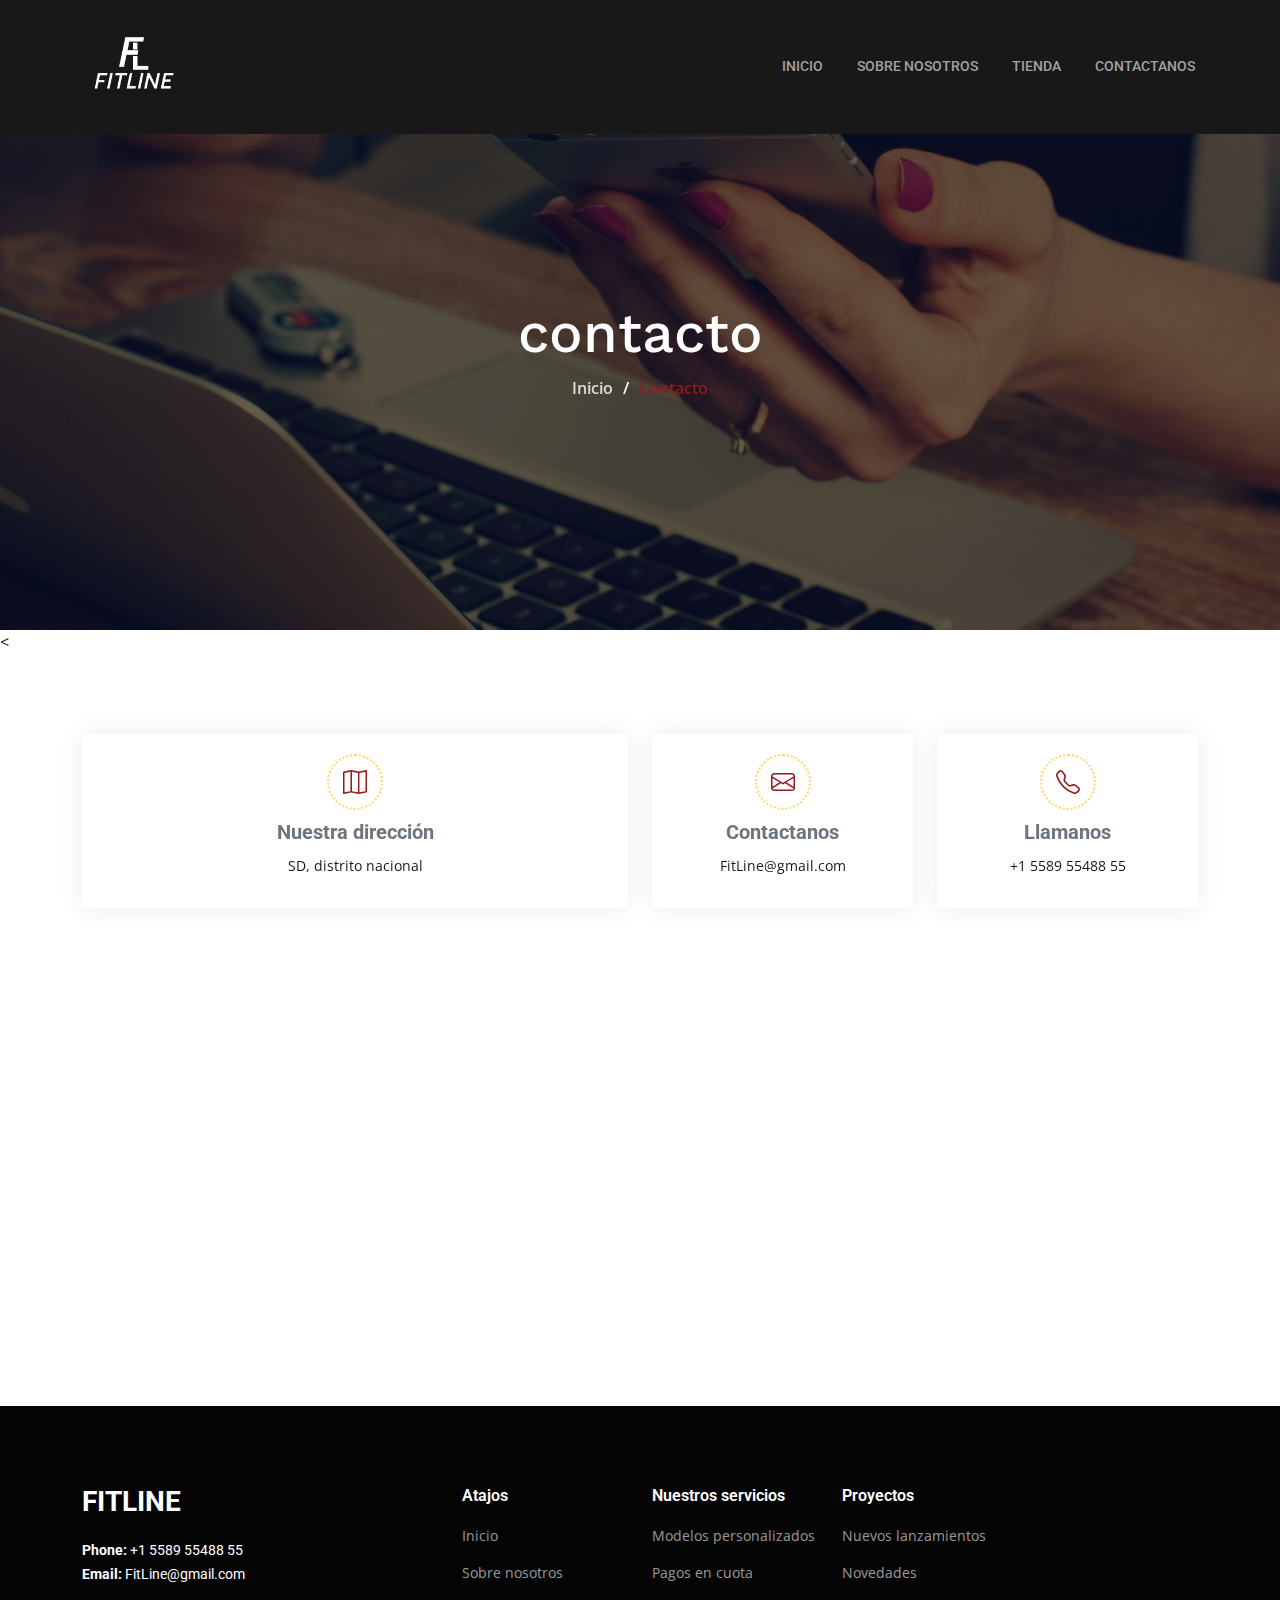
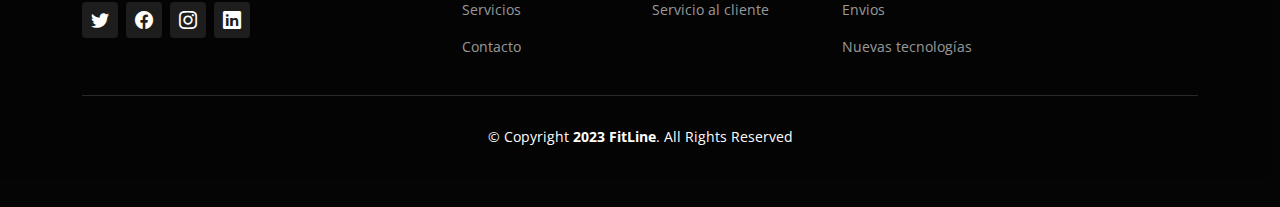
<file: contact.html>
<!DOCTYPE html>
<html lang="en">

<head>
  <meta charset="utf-8">
  <meta content="width=device-width, initial-scale=1.0" name="viewport">

  <title>FitLine</title>
  <meta content="" name="description">
  <meta content="" name="keywords">
  <link href="assets/img/favicon.png" rel="icon">
  <link href="assets/imagenes/Lblanco.png" rel="icon">
  <link href="assets/img/apple-touch-icon.png" rel="apple-touch-icon">
  <link rel="preconnect" href="https://fonts.googleapis.com">
  <link rel="preconnect" href="https://fonts.gstatic.com" crossorigin>
  <link
    href="https://fonts.googleapis.com/css2?family=Open+Sans:ital,wght@0,300;0,400;0,500;0,600;0,700;1,300;1,400;1,600;1,700&family=Roboto:ital,wght@0,300;0,400;0,500;0,600;0,700;1,300;1,400;1,500;1,600;1,700&family=Work+Sans:ital,wght@0,300;0,400;0,500;0,600;0,700;1,300;1,400;1,500;1,600;1,700&display=swap"
    rel="stylesheet">
  <link href="assets/vendor/bootstrap/css/bootstrap.min.css" rel="stylesheet">
  <link href="assets/vendor/bootstrap-icons/bootstrap-icons.css" rel="stylesheet">
  <link href="assets/vendor/fontawesome-free/css/all.min.css" rel="stylesheet">
  <link href="assets/vendor/aos/aos.css" rel="stylesheet">
  <link href="assets/vendor/glightbox/css/glightbox.min.css" rel="stylesheet">
  <link href="assets/vendor/swiper/swiper-bundle.min.css" rel="stylesheet">
  <link href="assets/css/main.css" rel="stylesheet">

</head>

<body>
  <header id="header" class="header d-flex align-items-center">
    <div class="container-fluid container-xl d-flex align-items-center justify-content-between">

      <a href="index.html" class="logo d-flex align-items-center">
        <img src="assets/imagenes/Logo blanco.png" alt="">
      </a>

      <i class="mobile-nav-toggle mobile-nav-show bi bi-list"></i>
      <i class="mobile-nav-toggle mobile-nav-hide d-none bi bi-x"></i>
      <nav id="navbar" class="navbar">
        <ul>
          <li><a href="index.html">Inicio</a></li>
          <li><a href="about.html">Sobre nosotros</a></li>
          <li><a href="services.html">Tienda</a></li>
          <li><a href="contact.html">Contactanos</a></li>
        </ul>
      </nav>

    </div>
  </header>

  <main id="main">

    <div class="breadcrumbs d-flex align-items-center" style="background-image: url('assets/imagenes/contac.jpg');">
      <div class="container position-relative d-flex flex-column align-items-center" data-aos="fade">

        <h2>contacto</h2>
        <ol>
          <li><a href="index.html">Inicio</a></li>
          <li>Contacto</li>
        </ol>

      </div>
    </div>
    < <section id="contact" class="contact">
      <div class="container" data-aos="fade-up" data-aos-delay="100">

        <div class="row gy-4">
          <div class="col-lg-6">
            <div class="info-item  d-flex flex-column justify-content-center align-items-center">
              <i class="bi bi-map"></i>
              <h3>Nuestra dirección</h3>
              <p>SD, distrito nacional</p>
            </div>
          </div>

          <div class="col-lg-3 col-md-6">
            <div class="info-item d-flex flex-column justify-content-center align-items-center">
              <i class="bi bi-envelope"></i>
              <h3>Contactanos</h3>
              <p>FitLine@gmail.com</p>
            </div>
          </div>

          <div class="col-lg-3 col-md-6">
            <div class="info-item  d-flex flex-column justify-content-center align-items-center">
              <i class="bi bi-telephone"></i>
              <h3>Llamanos</h3>
              <p>+1 5589 55488 55</p>
            </div>
          </div>

        </div>

        <div class="row gy-4 mt-1">

          <div class="col-lg-6 ">
            <iframe
              src="https://www.google.com/maps/embed?pb=!1m14!1m8!1m3!1d12097.433213460943!2d-74.0062269!3d40.7101282!3m2!1i1024!2i768!4f13.1!3m3!1m2!1s0x0%3A0xb89d1fe6bc499443!2sDowntown+Conference+Center!5e0!3m2!1smk!2sbg!4v1539943755621"
              frameborder="0" style="border:0; width: 100%; height: 384px;"></iframe>
          </div>
        </div>

      </div>
      </section>

  </main>


  <footer id="footer" class="footer">

    <div class="footer-content position-relative">
      <div class="container">
        <div class="row">

          <div class="col-lg-4 col-md-6">
            <div class="footer-info">
              <h3>FitLine</h3>
              <p>
                <strong>Phone:</strong> +1 5589 55488 55<br>
                <strong>Email:</strong> FitLine@gmail.com<br>
              </p>
              <div class="social-links d-flex mt-3">
                <a href="#" class="d-flex align-items-center justify-content-center"><i class="bi bi-twitter"></i></a>
                <a href="#" class="d-flex align-items-center justify-content-center"><i class="bi bi-facebook"></i></a>
                <a href="#" class="d-flex align-items-center justify-content-center"><i class="bi bi-instagram"></i></a>
                <a href="#" class="d-flex align-items-center justify-content-center"><i class="bi bi-linkedin"></i></a>
              </div>
            </div>
          </div>

          <div class="col-lg-2 col-md-3 footer-links">
            <h4>Atajos</h4>
            <ul>
              <li><a href="#">Inicio</a></li>
              <li><a href="#">Sobre nosotros</a></li>
              <li><a href="#">Servicios</a></li>
              <li><a href="#">Contacto</a></li>
            </ul>
          </div>

          <div class="col-lg-2 col-md-3 footer-links">
            <h4>Nuestros servicios</h4>
            <ul>
              <li><a href="#">Modelos personalizados</a></li>
              <li><a href="#">Pagos en cuota</a></li>
              <li><a href="#">Servicio al cliente</a></li>

            </ul>
          </div>


          <div class="col-lg-2 col-md-3 footer-links">
            <h4>Proyectos</h4>
            <ul>
              <li><a href="#">Nuevos lanzamientos</a></li>
              <li><a href="#">Novedades</a></li>
              <li><a href="#">Envios</a></li>
              <li><a href="#">Nuevas tecnologías</a></li>

            </ul>
          </div>

        </div>
      </div>
    </div>

    <div class="footer-legal text-center position-relative">
      <div class="container">
        <div class="copyright">
          &copy; Copyright <strong><span>2023 FitLine</span></strong>. All Rights Reserved
        </div>
      </div>
    </div>

  </footer>

  <a href="#" class="scroll-top d-flex align-items-center justify-content-center"><i
      class="bi bi-arrow-up-short"></i></a>

  <div id="preloader"></div>

  <script src="assets/vendor/bootstrap/js/bootstrap.bundle.min.js"></script>
  <script src="assets/vendor/aos/aos.js"></script>
  <script src="assets/vendor/glightbox/js/glightbox.min.js"></script>
  <script src="assets/vendor/isotope-layout/isotope.pkgd.min.js"></script>
  <script src="assets/vendor/swiper/swiper-bundle.min.js"></script>
  <script src="assets/vendor/purecounter/purecounter_vanilla.js"></script>
  <script src="assets/vendor/php-email-form/validate.js"></script>
  <script src="assets/js/main.js"></script>


  <script src="https://code.jquery.com/jquery-3.5.1.slim.min.js"></script>
  <script src="https://cdn.jsdelivr.net/npm/@popperjs/core@2.5.3/dist/umd/popper.min.js"></script>
  <script src="https://maxcdn.bootstrapcdn.com/bootstrap/4.5.2/js/bootstrap.min.js"></script>

</body>

</html>
</file>
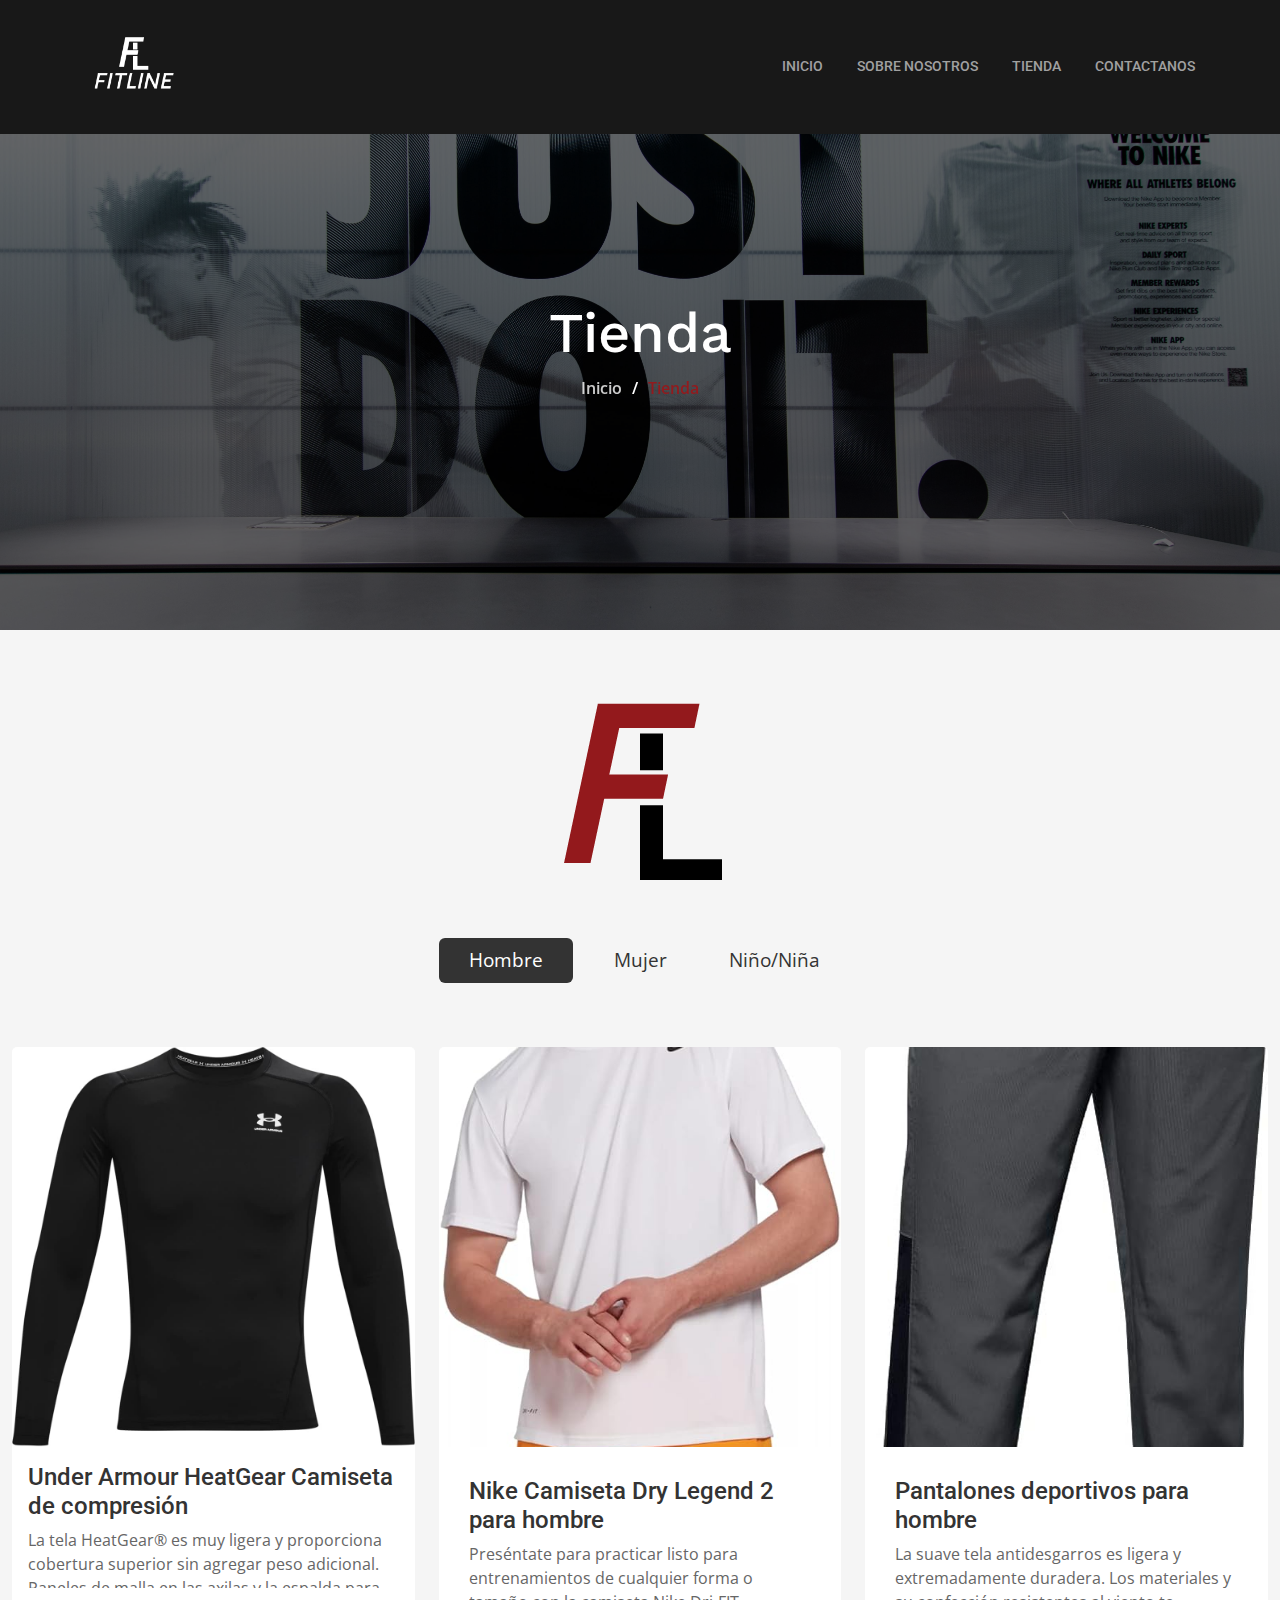
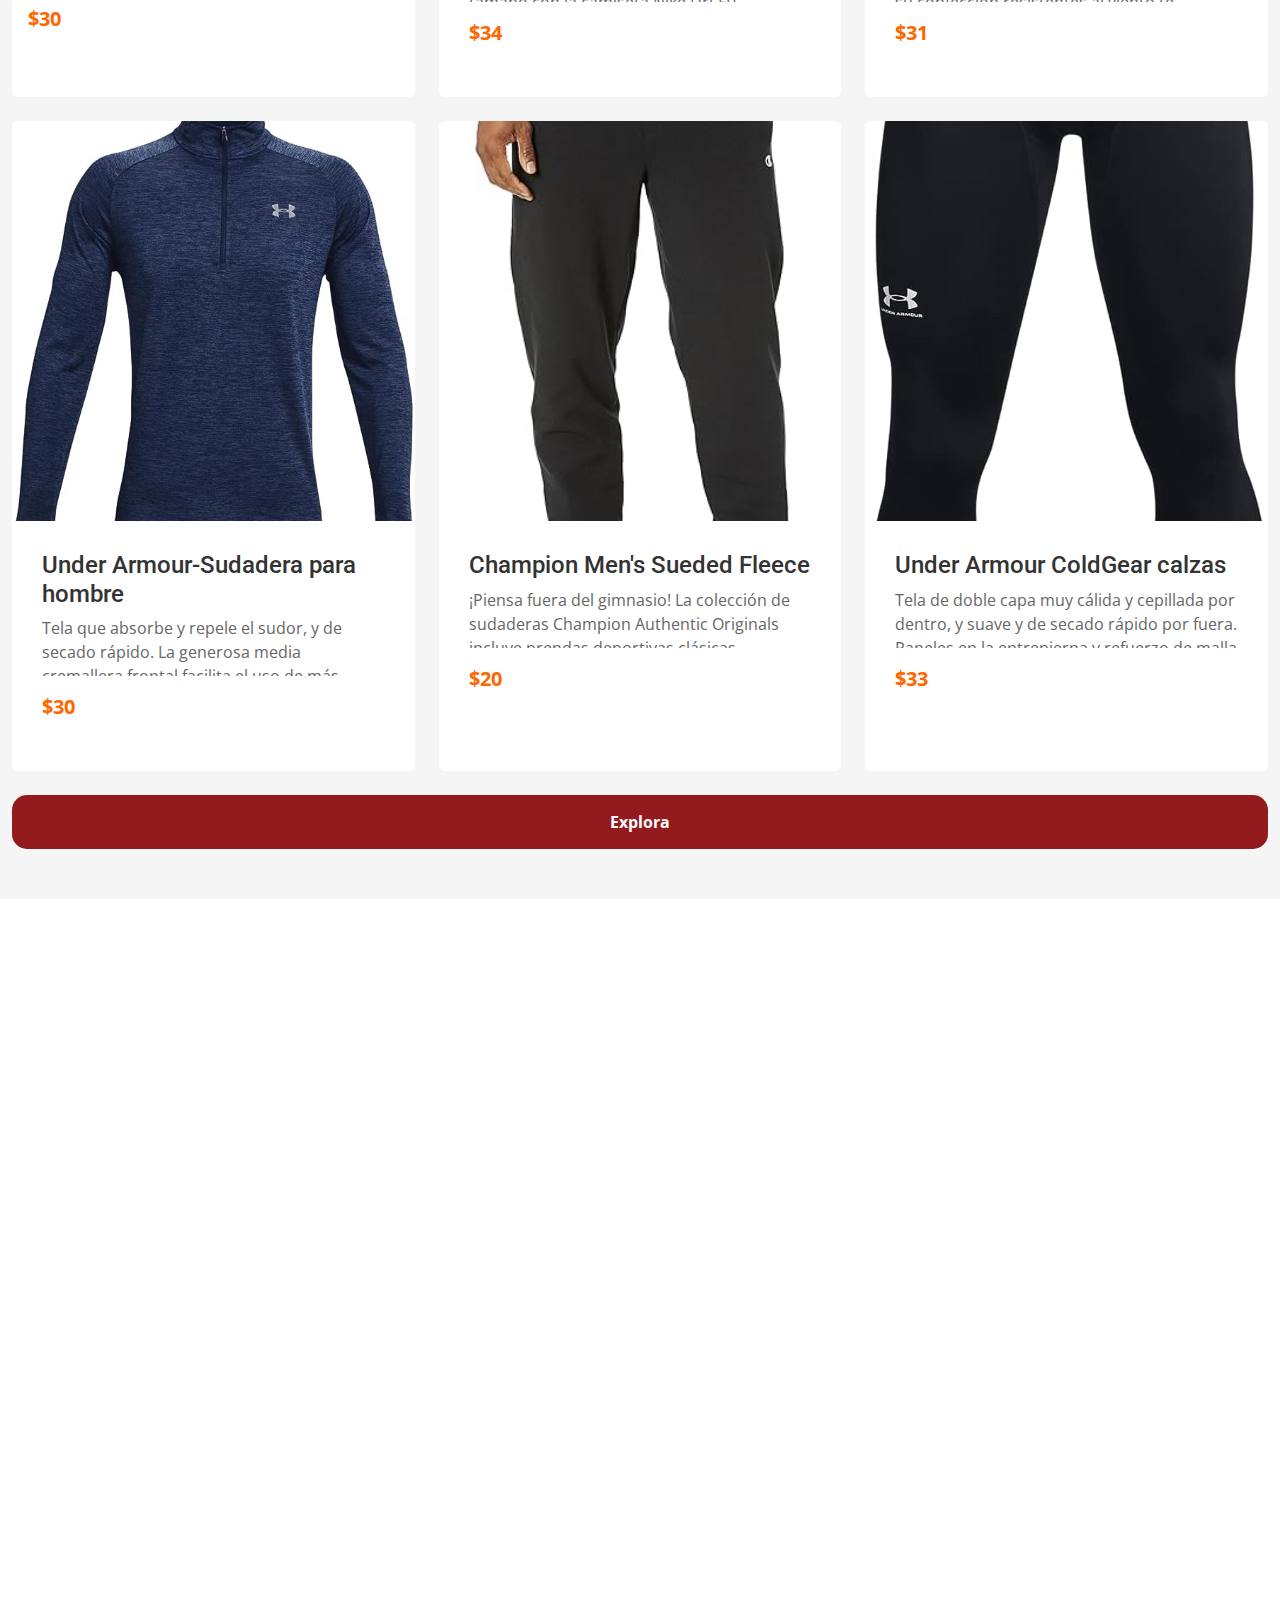
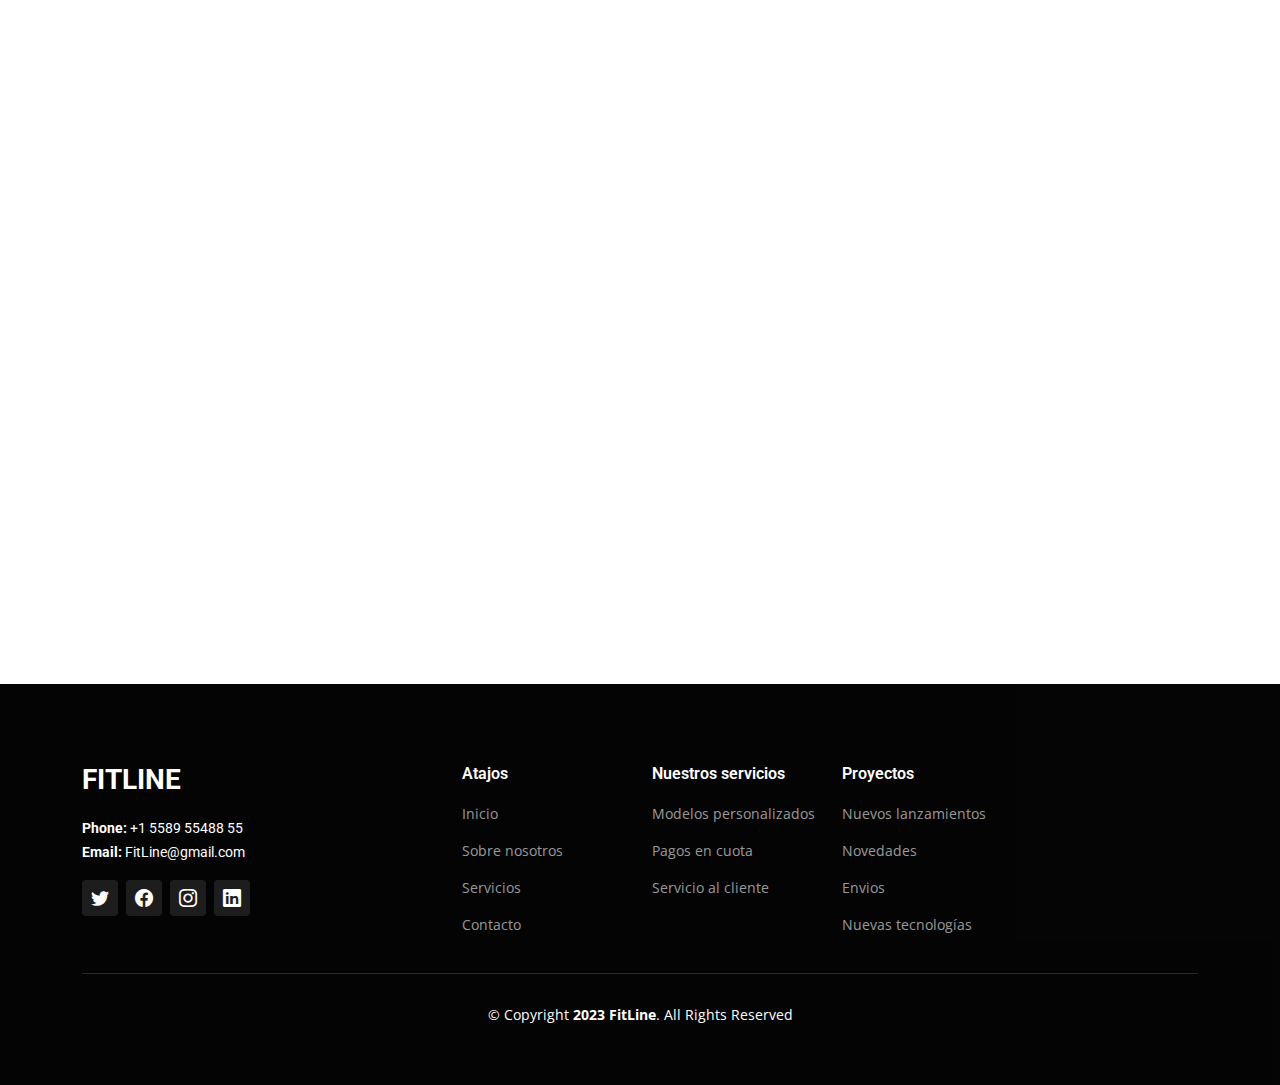
<file: services.html>
<!DOCTYPE html>
<html lang="en">

<head>
  <meta charset="utf-8">
  <meta content="width=device-width, initial-scale=1.0" name="viewport">

  <title>FitLine</title>
  <meta content="" name="description">
  <meta content="" name="keywords">
  <link href="assets/img/favicon.png" rel="icon">
  <link href="assets/imagenes/Lblanco.png" rel="icon">
  <link href="assets/img/apple-touch-icon.png" rel="apple-touch-icon">
  <link rel="preconnect" href="https://fonts.googleapis.com">
  <link rel="preconnect" href="https://fonts.gstatic.com" crossorigin>
  <link
    href="https://fonts.googleapis.com/css2?family=Open+Sans:ital,wght@0,300;0,400;0,500;0,600;0,700;1,300;1,400;1,600;1,700&family=Roboto:ital,wght@0,300;0,400;0,500;0,600;0,700;1,300;1,400;1,500;1,600;1,700&family=Work+Sans:ital,wght@0,300;0,400;0,500;0,600;0,700;1,300;1,400;1,500;1,600;1,700&display=swap"
    rel="stylesheet">
  <link href="assets/vendor/bootstrap/css/bootstrap.min.css" rel="stylesheet">
  <link href="assets/vendor/bootstrap-icons/bootstrap-icons.css" rel="stylesheet">
  <link href="assets/vendor/fontawesome-free/css/all.min.css" rel="stylesheet">
  <link href="assets/vendor/aos/aos.css" rel="stylesheet">
  <link href="assets/vendor/glightbox/css/glightbox.min.css" rel="stylesheet">
  <link href="assets/vendor/swiper/swiper-bundle.min.css" rel="stylesheet">
  <link href="assets/css/main.css" rel="stylesheet">

</head>

<body>
  <header id="header" class="header d-flex align-items-center">
    <div class="container-fluid container-xl d-flex align-items-center justify-content-between">

      <a href="index.html" class="logo d-flex align-items-center">
        <img src="assets/imagenes/Logo blanco.png" alt="">
      </a>

      <i class="mobile-nav-toggle mobile-nav-show bi bi-list"></i>
      <i class="mobile-nav-toggle mobile-nav-hide d-none bi bi-x"></i>
      <nav id="navbar" class="navbar">
        <ul>
          <li><a href="index.html">Inicio</a></li>
          <li><a href="about.html">Sobre nosotros</a></li>
          <li><a href="services.html">Tienda</a></li>
          <li><a href="contact.html">Contactanos</a></li>
        </ul>
      </nav>

    </div>
  </header>


  <main id="main">


    <div class="breadcrumbs d-flex align-items-center" style="background-image: url('assets/imagenes/justdoit.jpg');">
      <div class="container position-relative d-flex flex-column align-items-center" data-aos="fade">

        <h2>Tienda</h2>
        <ol>
          <li><a href="index.html">Inicio</a></li>
          <li>Tienda</li>
        </ol>

      </div>
    </div>


    <div id="store" class="Secciontienda">
      <img src="assets/imagenes/LOGO.png" alt="" class="Tt">
      <div class="row justify-content-center">
        <div class="col-sm-7 col-md-4 mb-5">
          <ul class="nav nav-pills nav-justified mb-3" id="categories" role="tablist">
            <li class="nav-item">
              <a class="nav-link active" id="men-tab" data-toggle="pill" href="#men" role="tab" aria-controls="men"
                aria-selected="true">Hombre</a>
            </li>
            <li class="nav-item">
              <a class="nav-link" id="women-tab" data-toggle="pill" href="#women" role="tab" aria-controls="women"
                aria-selected="false">Mujer</a>
            </li>
            <li class="nav-item">
              <a class="nav-link" id="kids-tab" data-toggle="pill" href="#kids" role="tab" aria-controls="kids"
                aria-selected="false">Niño/Niña</a>
            </li>
          </ul>
        </div>
      </div>
      <div class="tab-content" id="category-content">
        <div class="tab-pane fade show active" id="men" role="tabpanel" aria-labelledby="men-tab">
          <div class="row tienda">

            <div class="col-md-4">
              <div class="card mb-4">
                <img src="assets/imagenes/Hombre/1.jpg" class="card-img-top" alt="Men's Sportswear 1">
                <div class="card-body">
                  <h3 class="card-title">Under Armour HeatGear Camiseta de compresión</h3>
                  <p class="card-text">La tela HeatGear® es muy ligera y proporciona cobertura superior sin agregar peso
                    adicional. Paneles de malla en las axilas y la espalda para una ventilación estratégica. </p>
                  <p class="card-price">$30</p>
                </div>
              </div>
            </div>

            <div class="col-md-4">
              <div class="card mb-4">
                <img src="assets/imagenes/Hombre/2.jpg" class="card-img-top" alt="Men's Sportswear 1">
                <div class="cardbody">
                  <h3 class="card-title">Nike Camiseta Dry Legend 2 para hombre</h3>
                  <p class="card-text">Preséntate para practicar listo para entrenamientos de cualquier forma o tamaño
                    con la camiseta Nike Dri-FIT.
                  </p>
                  <p class="card-price">$34</p>
                </div>
              </div>
            </div>

            <div class="col-md-4">
              <div class="card mb-4">
                <img src="assets/imagenes/Hombre/3.jpg" class="card-img-top" alt="Men's Sportswear 1">
                <div class="cardbody">
                  <h3 class="card-title">Pantalones deportivos para hombre</h3>
                  <p class="card-text">La suave tela antidesgarros es ligera y extremadamente duradera. Los materiales y
                    su confección resistentes al viento te protegen del mal clima. </p>
                  <p class="card-price">$31</p>
                </div>
              </div>
            </div>

            <div class="col-md-4">
              <div class="card mb-4">
                <img src="assets/imagenes/Hombre/4.jpg" class="card-img-top" alt="Men's Sportswear 1">
                <div class="cardbody">
                  <h3 class="card-title">Under Armour-Sudadera para hombre</h3>
                  <p class="card-text">Tela que absorbe y repele el sudor, y de secado rápido. La generosa media
                    cremallera frontal facilita el uso de más capas de ropa. </p>
                  <p class="card-price">$30</p>
                </div>
              </div>
            </div>

            <div class="col-md-4">
              <div class="card mb-4">
                <img src="assets/imagenes/Hombre/6.jpg" class="card-img-top" alt="Men's Sportswear 1">
                <div class="cardbody">
                  <h3 class="card-title">Champion Men's Sueded Fleece</h3>
                  <p class="card-text">¡Piensa fuera del gimnasio! La colección de sudaderas Champion Authentic
                    Originals incluye prendas deportivas clásicas actualizadas con lo último en telas y moda.

                  </p>
                  <p class="card-price">$20</p>
                </div>
              </div>
            </div>

            <div class="col-md-4">
              <div class="card mb-4">
                <img src="assets/imagenes/Hombre/7.jpg" class="card-img-top" alt="Men's Sportswear 1">
                <div class="cardbody">
                  <h3 class="card-title">Under Armour ColdGear calzas </h3>
                  <p class="card-text">Tela de doble capa muy cálida y cepillada por dentro, y suave y de secado rápido
                    por fuera. Paneles en la entrepierna y refuerzo de malla elástica para proporcionar una ventilación
                    estratégica. Estructura elástica en 4 direcciones que se mueve mejor en cualquier dirección. </p>
                  <p class="card-price">$33</p>
                </div>
              </div>
            </div>


          </div>
        </div>


        <div class="tab-pane fade" id="women" role="tabpanel" aria-labelledby="women-tab">
          <div class="row tienda">

            <div class="col-md-4">
              <div class="card mb-4">
                <img src="assets/imagenes/Mujeres/1.jpg" class="card-img-top" alt="Women's Sportswear 1">
                <div class="cardbody">
                  <h3 class="card-title">PUMA - Brasier deportivo</h3>
                  <p class="card-text">Diseñado para una actividad de apoyo suave / impacto medio para que puedas
                    mantener un movimiento constante. Estilo clásico con un ajuste moderno y cómodo.</p>
                  <p class="card-price">$15</p>
                </div>
              </div>
            </div>

            <div class="col-md-4">
              <div class="card mb-4">
                <img src="assets/imagenes/Mujeres/2.jpg" class="card-img-top" alt="Women's Sportswear 1">
                <div class="cardbody">
                  <h3 class="card-title">Under Armour - Sudadera</h3>
                  <p class="card-text">La tela UA Tech™ es de secado rápido, ultrasuave y de textura natural. La misión
                    de Under Armour es conseguir que todos los atletas se superen mediante la pasión, el diseño y la
                    búsqueda incesante de la innovación. ¿Cómo empezó todo? Todo empezó con una idea de confeccionar una
                    camiseta de calidad superior. </p>
                  <p class="card-price">$20</p>
                </div>
              </div>
            </div>

            <div class="col-md-4">
              <div class="card mb-4">
                <img src="assets/imagenes/Mujeres/3.jpg" class="card-img-top" alt="Women's Sportswear 1">
                <div class="cardbody">
                  <h3 class="card-title">KTILG Chaquetas cortas de manga larga </h3>
                  <p class="card-text"> Tejidos profesionales: la chaqueta ligera con cremallera completa para mujer te
                    proporciona una capa súper suave de calidez sin sobrecalentamiento ni evita la ventilación. </p>
                  <p class="card-price">$17</p>
                </div>
              </div>
            </div>

            <div class="col-md-4">
              <div class="card mb-4">
                <img src="assets/imagenes/Mujeres/4.jpg" class="card-img-top" alt="Women's Sportswear 1">
                <div class="cardbody">
                  <h3 class="card-title">Hanes Originals Tri-Blend Joggers</h3>
                  <p class="card-text">Sin lugar a dudas, estos joggers para mujer son tu próxima opción para todo lo
                    cómodo y acogedor. Nuestra fórmula de tejido de triple mezcla es liviana y cálida, perfecta para
                    descansar un sábado por la mañana.</p>
                  <p class="card-price">$15</p>
                </div>
              </div>
            </div>

            <div class="col-md-4">
              <div class="card mb-4">
                <img src="assets/imagenes/Mujeres/5.jpg" class="card-img-top" alt="Women's Sportswear 1">
                <div class="cardbody">
                  <h3 class="card-title">Fruit of the Loom Women's-Brasier</h3>
                  <p class="card-text">Los sujetadores con los que puedes contar, los clásicos sujetadores deportivos
                    con espalda cruzada y parte delantera fruncida de Fruit of the Loom para mujer, te harán lucir y
                    sentirte lo mejor posible. El sujetador deportivo está diseñado con algodón suave y elástico que
                    brinda el ajuste más transpirable y flexible y está confeccionado con una banda inferior elástica
                    para brindarte soporte en el camino. </p>
                  <p class="card-price">$20</p>
                </div>
              </div>
            </div>

            <div class="col-md-4">
              <div class="card mb-4">
                <img src="assets/imagenes/Mujeres/1.jpg" class="card-img-top" alt="Women's Sportswear 1">
                <div class="cardbody">
                  <h3 class="card-title">JUST MY SIZE Pantalón corto deportivo</h3>
                  <p class="card-text">Para correr, estirarse o cualquier tipo de entrenamiento, estos pantalones cortos
                    sencillos de JMS by Hanes® son un elemento esencial en el guardarropa de entrenamiento.
                    Confeccionados con tejido ligero, cuentan con paneles laterales de malla aireados para ayudarte a
                    mantenerte fresco.</p>
                  <p class="card-price">$8</p>
                </div>
              </div>
            </div>


          </div>
        </div>


        <div class="tab-pane fade" id="kids" role="tabpanel" aria-labelledby="kids-tab">
          <div class="row tienda">

            <div class="col-md-4">
              <div class="card mb-4">
                <img src="assets/imagenes/NinosNinas/1.jpg" class="card-img-top" alt="Kids' Sportswear 1">
                <div class="cardbody">
                  <h3 class="card-title">Augusta Sportswear-niños </h3>
                  <p class="card-text">Tejido 100% poliéster que absorbe la humedad Etiqueta sin etiquetas Cinturilla
                    elástica cubierta con cordón interior Entrepierna de corte completo de 7 pulgadas Entrepierna
                    juvenil con clasificación XXS denota estilo para niños pequeños (3T-4T).</p>
                  <p class="card-price">$6</p>
                </div>
              </div>
            </div>

            <div class="col-md-4">
              <div class="card mb-4">
                <img src="assets/imagenes/NinosNinas/2.jpg" class="card-img-top" alt="Kids' Sportswear 1">
                <div class="cardbody">
                  <h3 class="card-title">Camiseta Nike Sportswear-niños</h3>
                  <p class="card-text">Tejido 100% poliéster que absorbe la humedad Etiqueta sin etiquetas Cinturilla
                    elástica cubierta con cordón interior Entrepierna de corte completo de 7 pulgadas Entrepierna
                    juvenil con clasificación XXS denota estilo para niños pequeños (3T-4T).</p>
                  <p class="card-price">$20</p>
                </div>
              </div>
            </div>

            <div class="col-md-4">
              <div class="card mb-4">
                <img src="assets/imagenes/NinosNinas/3.jpg" class="card-img-top" alt="Kids' Sportswear 1">
                <div class="cardbody">
                  <h3 class="card-title">class="card-img-top"</h3>
                  <p class="card-text">Ajuste estándar para brindar una sensación de relajación y comodidad. Los puños y
                    el dobladillo acanalados ayudan a asegurar tu ajuste, y la capucha forrada ofrece calor y cobertura
                    adicionales.
                  </p>
                  <p class="card-price">$28</p>
                </div>
              </div>
            </div>

            <div class="col-md-4">
              <div class="card mb-4">
                <img src="assets/imagenes/NinosNinas/4.jpg" class="card-img-top" alt="Kids' Sportswear 1">
                <div class="cardbody">
                  <h3 class="card-title">Augusta Sportswear </h3>
                  <p class="card-text">Logotipo de Nike de alta calidad en el pecho. Diseño corto para un ajuste
                    moderno. Diseño de tirador. 80% algodón, 20% poliéster lavable a máquina, secar en secadora.
                    Medidas: Longitud: 15.5 pulgadas. Medida del pecho: 19 in. Longitud de la manga: 23.5 pulgadas. Las
                    medidas del producto se tomaron utilizando la talla M (10-12 niños grandes).</p>
                  <p class="card-price">$25</p>
                </div>
              </div>
            </div>

            <div class="col-md-4">
              <div class="card mb-4">
                <img src="assets/imagenes/NinosNinas/5.jpg" class="card-img-top" alt="Kids' Sportswear 1">
                <div class="cardbody">
                  <h3 class="card-title">Under Armour Conjunto de sudadera con capucha y licra </h3>
                  <p class="card-text">Ajuste generoso y más relajado. La tela es de secado rápido, ultrasuave y tiene
                    una sensación más natural. El sistema de transporte de humedad absorbe el sudor y se seca
                    rápidamente.
                  </p>
                  <p class="card-price">$35</p>
                </div>
              </div>
            </div>

            <div class="col-md-4">
              <div class="card mb-4">
                <img src="assets/imagenes/NinosNinas/6.jpg" class="card-img-top" alt="Kids' Sportswear 1">
                <div class="cardbody">
                  <h3 class="card-title">Augusta Sportswear </h3>
                  <p class="card-text">Tejido 100% poliéster que absorbe la humedad Etiqueta sin etiquetas Cinturilla
                    elástica cubierta con cordón interior Entrepierna de corte completo de 7 pulgadas Entrepierna
                    juvenil con clasificación XXS denota estilo para niños pequeños (3T-4T).</p>
                  <p class="card-price">$6</p>
                </div>
              </div>
            </div>


          </div>
        </div>
      </div>
      <button class="Explora">Explora</button>
    </div>

    <div class="fondo2"></div>






    <section id="Servicio" class="contact">
      <div class="container" data-aos="fade-up" data-aos-delay="100">
        <h2>Servicios</h2>
        <h5>Cotiza información sobre ventas personalizadas</h5>

        <div class="col-lg-6">
          <form action="forms/contact.php" method="post" role="form" class="php-email-form">


            <div class="row gy-4">
              <div class="col-lg-6 form-group">
                <input type="text" name="Nombre" class="form-control" id="Nombre" placeholder="Nombre Completo"
                  required>
              </div>

              <div class="col-lg-6 form-group">
                <input type="email" class="form-control" name="Email" id="Email"
                  placeholder="Dirección de correo electrónico" required>
              </div>
            </div>

            <div class="form-group">
              <input type="tel" class="form-control" name="Telefono" id="Telefono" placeholder="Número de teléfono"
                required>
            </div>

            <div class="form-group">
              <input type="tel" class="form-control" name="Pedido" id="Pedido" placeholder="Número de pedido" required>
            </div>


            <div class="form-group">
              <h5 class="radioH5">Fecha de pedido</h5>
              <input type="date" class="form-control" name="Fecha" id="Fecha" required>
            </div>


            <div class="my-3">
              <div class="loading">Enviando</div>
              <div class="error-message"></div>
              <div class="sent-message">Gracias por tu mensaje, te contactaremos pronto!!</div>
            </div>
            <div class="text-center"><button type="submit">Enviar</button></div>



          </form>
        </div>

      </div>

      </div>
    </section>

  </main>


  <footer id="footer" class="footer">

    <div class="footer-content position-relative">
      <div class="container">
        <div class="row">

          <div class="col-lg-4 col-md-6">
            <div class="footer-info">
              <h3>FitLine</h3>
              <p>
                <strong>Phone:</strong> +1 5589 55488 55<br>
                <strong>Email:</strong> FitLine@gmail.com<br>
              </p>
              <div class="social-links d-flex mt-3">
                <a href="#" class="d-flex align-items-center justify-content-center"><i class="bi bi-twitter"></i></a>
                <a href="#" class="d-flex align-items-center justify-content-center"><i class="bi bi-facebook"></i></a>
                <a href="#" class="d-flex align-items-center justify-content-center"><i class="bi bi-instagram"></i></a>
                <a href="#" class="d-flex align-items-center justify-content-center"><i class="bi bi-linkedin"></i></a>
              </div>
            </div>
          </div>

          <div class="col-lg-2 col-md-3 footer-links">
            <h4>Atajos</h4>
            <ul>
              <li><a href="#">Inicio</a></li>
              <li><a href="#">Sobre nosotros</a></li>
              <li><a href="#">Servicios</a></li>
              <li><a href="#">Contacto</a></li>
            </ul>
          </div>

          <div class="col-lg-2 col-md-3 footer-links">
            <h4>Nuestros servicios</h4>
            <ul>
              <li><a href="#">Modelos personalizados</a></li>
              <li><a href="#">Pagos en cuota</a></li>
              <li><a href="#">Servicio al cliente</a></li>

            </ul>
          </div>


          <div class="col-lg-2 col-md-3 footer-links">
            <h4>Proyectos</h4>
            <ul>
              <li><a href="#">Nuevos lanzamientos</a></li>
              <li><a href="#">Novedades</a></li>
              <li><a href="#">Envios</a></li>
              <li><a href="#">Nuevas tecnologías</a></li>

            </ul>
          </div>

        </div>
      </div>
    </div>

    <div class="footer-legal text-center position-relative">
      <div class="container">
        <div class="copyright">
          &copy; Copyright <strong><span>2023 FitLine</span></strong>. All Rights Reserved
        </div>
      </div>
    </div>

  </footer>

  <a href="#" class="scroll-top d-flex align-items-center justify-content-center"><i
      class="bi bi-arrow-up-short"></i></a>

  <div id="preloader"></div>

  <script src="assets/vendor/bootstrap/js/bootstrap.bundle.min.js"></script>
  <script src="assets/vendor/aos/aos.js"></script>
  <script src="assets/vendor/glightbox/js/glightbox.min.js"></script>
  <script src="assets/vendor/isotope-layout/isotope.pkgd.min.js"></script>
  <script src="assets/vendor/swiper/swiper-bundle.min.js"></script>
  <script src="assets/vendor/purecounter/purecounter_vanilla.js"></script>
  <script src="assets/vendor/php-email-form/validate.js"></script>
  <script src="assets/js/main.js"></script>


  <script src="https://code.jquery.com/jquery-3.5.1.slim.min.js"></script>
  <script src="https://cdn.jsdelivr.net/npm/@popperjs/core@2.5.3/dist/umd/popper.min.js"></script>
  <script src="https://maxcdn.bootstrapcdn.com/bootstrap/4.5.2/js/bootstrap.min.js"></script>

</body>

</html>
</file>
<file: assets/css/main.css>
:root {
  --font-default: "Open Sans", system-ui, -apple-system, "Segoe UI", Roboto, "Helvetica Neue", Arial, "Noto Sans", "Liberation Sans", sans-serif, "Apple Color Emoji", "Segoe UI Emoji", "Segoe UI Symbol", "Noto Color Emoji";
  --font-primary: "Roboto", sans-serif;
  --font-secondary: "Work Sans", sans-serif;
}

:root {
  --color-default: #181818;
  --color-primary: #931A1D;
  --color-secondary: #52565e;
}

:root {
  scroll-behavior: smooth;
}


body {
  font-family: var(--font-default);
  color: var(--color-default);
  overflow-x: hidden;
  
}

a {
  color: var(--color-primary);
  text-decoration: none;
}

a:hover {
  color: #ffc732;
  text-decoration: none;
}

h1,
h2,
h3,
h4,
h5,
h6 {
  font-family: var(--font-primary);
}


section {
  padding: 80px 0;
  overflow: hidden;
}

.section-bg {
  background-color: #f5f6f7;
}

.section-header {
  text-align: center;
  padding-bottom: 70px;
}

.section-header h2 {
  font-size: 32px;
  font-weight: 700;
  position: relative;
  color: #2e3135;
}

.section-header h2:before,
.section-header h2:after {
  content: "";
  width: 50px;
  height: 2px;
  background: var(--color-primary);
  display: inline-block;
}

.section-header h2:before {
  margin: 0 15px 10px 0;
}

.section-header h2:after {
  margin: 0 0 10px 15px;
}

.section-header p {
  margin: 0 auto 0 auto;
}

@media (min-width: 1199px) {
  .section-header p {
    max-width: 60%;
  }
}


.banner{
  background-image: url(../imagenes/Banner.jpg);
  background-position: center;
  background-repeat: no-repeat;
  background-attachment: fixed;
  background-size: cover;
}

.banner1{
  background-image: url(../imagenes/banner2.jpg);
  background-position: center;
  background-repeat: no-repeat;
  background-attachment: fixed;
  background-size: cover;
}







#store {
  background-color: #f5f5f5;
  padding: 50px 0;
  
}

.section-title {
  font-size: 2.5rem;
  color: #333;
}

#categories .nav-link {
  font-size: 1.2rem;
  color: #333;
}

#categories .nav-link.active {
  background-color: #333;
  color: #fff;
}

.card {
  border: none;
  background-color: #fff;
  height: 650px;
  cursor: pointer;
}

.card-title {
  font-size: 1.5rem;
  color: #333;
  margin-bottom: 0.5rem;
}

.card-text {
  color: #666;
  height: 60px;
  overflow: hidden;
}

.card-price {
  font-size: 1.25rem;
  color: #ff6600;
  font-weight: bold;
}


.Secciontienda{
  width: 100%;
  display: grid;
  justify-content: center;
}

.tienda{
  width: 1280px;
}

.Secciontienda_Tt{
  text-align: center;
  margin-bottom: 50px;
}


.Tt{
  margin: 0 auto;
}

.card-img-top {
  height: 400px; 
  object-fit: cover;
}



.cardbody{
  padding: 30px;
  display: flex;
  flex-direction: column;
  justify-content: center;
}


.Explora{
    padding: 15px 0 15px 0;
    border: none;
    background-color: var(--color-primary);
    color: white;
    font-weight: bold;
    border-radius: 15px;
}

.Explora:hover{
  background-color: white;
  color: var(--color-primary);
  box-shadow: 5px 5px 15px #181818c5;
}






.special-offers {
  background-color: #f5f5f5;
  padding: 50px 0;
  text-align: center;
}

.special-offers h2 {
  font-size: 28px;
  color: #333;
}

.product-card {
  display: inline-block;
  margin: 20px;
  padding: 20px;
  border: 1px solid #ddd;
  border-radius: 5px;
  background-color: #fff;
  box-shadow: 0 4px 6px rgba(0, 0, 0, 0.1);
}

.product-image {
  height: 150px;
  margin-bottom: 10px;
}

.product-title {
  font-size: 18px;
  color: #333;
  margin-bottom: 10px;
}

.product-price {
  font-size: 16px;
  color: var(--color-primary);
}

.btn-more-info {
  background-color: var(--color-primary); 
  color: #fff;
  padding: 10px 20px;
  font-size: 16px;
  text-transform: uppercase;
  border: none;
  border-radius: 5px;
  cursor: pointer;
}

.btn-more-info:hover {
  background-color: #333; 
}











.breadcrumbs {
  padding: 140px 0 60px 0;
  min-height: 70vh;
  position: relative;
  background-size: cover;
  background-position: center;
  background-repeat: no-repeat;
}

.breadcrumbs:before {
  content: "";
  background-color: rgba(0, 0, 0, 0.6);
  position: absolute;
  inset: 0;
}

.breadcrumbs h2 {
  font-size: 56px;
  font-weight: 500;
  color: #fff;
  font-family: var(--font-secondary);
}

.breadcrumbs ol {
  display: flex;
  flex-wrap: wrap;
  list-style: none;
  padding: 0 0 10px 0;
  margin: 0;
  font-size: 16px;
  font-weight: 600;
  color: var(--color-primary);
}

.breadcrumbs ol a {
  color: rgba(255, 255, 255, 0.8);
  transition: 0.3s;
}

.breadcrumbs ol a:hover {
  text-decoration: underline;
}

.breadcrumbs ol li+li {
  padding-left: 10px;
}

.breadcrumbs ol li+li::before {
  display: inline-block;
  padding-right: 10px;
  color: #fff;
  content: "/";
}


.btn-get-started {
  font-family: var(--font-primary);
  font-weight: 500;
  font-size: 16px;
  letter-spacing: 1px;
  display: inline-block;
  padding: 12px 40px;
  border-radius: 50px;
  transition: 0.5s;
  margin: 10px;
  color: #fff;
  border: 2px solid var(--color-primary);
}

.btn-get-started:hover {
  background-color: var(--color-primary);
  color: white;
}

.fondo3{
  background-image: url(../imgenes/interior.jpg);
  background-position: center;
  background-repeat: no-repeat;
  background-attachment: fixed;
  background-size: cover;
  z-index: -999;
  height: 45rem;
  margin-bottom: -1rem;   
  max-width: 100%; 
}



/*--------------------------------------------------------------
# Scroll top button
--------------------------------------------------------------*/
.scroll-top {
  position: fixed;
  visibility: hidden;
  opacity: 0;
  right: 15px;
  bottom: 15px;
  z-index: 99999;
  background: var(--color-primary);
  width: 40px;
  height: 40px;
  border-radius: 4px;
  transition: all 0.4s;
}

.scroll-top i {
  font-size: 24px;
  color: var(--color-secondary);
  color: white;
  line-height: 0;
}

.scroll-top:hover {
  background: #181818;
}

.scroll-top.active {
  visibility: visible;
  opacity: 1;
}

/*--------------------------------------------------------------
# Preloader
--------------------------------------------------------------*/
#preloader {
  position: fixed;
  inset: 0;
  z-index: 999999;
  overflow: hidden;
  background: #fff;
  transition: all 0.6s ease-out;
}

#preloader:before {
  content: "";
  position: fixed;
  top: calc(50% - 30px);
  left: calc(50% - 30px);
  border: 6px solid #fff;
  border-color: var(--color-primary) transparent var(--color-primary) transparent;
  border-radius: 50%;
  width: 60px;
  height: 60px;
  -webkit-animation: animate-preloader 1.5s linear infinite;
  animation: animate-preloader 1.5s linear infinite;
}

@-webkit-keyframes animate-preloader {
  0% {
    transform: rotate(0deg);
  }

  100% {
    transform: rotate(360deg);
  }
}

@keyframes animate-preloader {
  0% {
    transform: rotate(0deg);
  }

  100% {
    transform: rotate(360deg);
  }
}

/*--------------------------------------------------------------
# Disable aos animation delay on mobile devices
--------------------------------------------------------------*/
@media screen and (max-width: 768px) {
  [data-aos-delay] {
    transition-delay: 0 !important;
  }
}

/*--------------------------------------------------------------
# Header
--------------------------------------------------------------*/
.header {
  background-color: #181818;
  z-index: 997;
  position: absolute;
  padding: 30px 0;
  top: 0;
  left: 0;
  right: 0;
}

.header .logo img {
  max-height: 100px;
  max-width: 100px;
  margin-right: 6px;
}

.header .logo h1 {
  font-size: 24px;
  font-weight: 700;
  color: #fff;
  margin-bottom: 0;
  font-family: var(--font-primary);
}

.header .logo h1 span {
  color: var(--color-primary);
}

/*--------------------------------------------------------------
# Desktop Navigation
--------------------------------------------------------------*/
@media (min-width: 1280px) {
  .navbar {
    padding: 0;
  }

  .navbar ul {
    margin: 0;
    padding: 0;
    display: flex;
    list-style: none;
    align-items: center;
  }

  .navbar li {
    position: relative;
  }

  .navbar>ul>li {
    white-space: nowrap;
    padding: 10px 0 10px 28px;
  }

  .navbar a,
  .navbar a:focus {
    display: flex;
    align-items: center;
    justify-content: space-between;
    padding: 0 3px;
    font-family: var(--font-primary);
    font-size: 14px;
    font-weight: 500;
    color: rgba(255, 255, 255, 0.6);
    text-transform: uppercase;
    white-space: nowrap;
    transition: 0.3s;
    position: relative;
  }

  .navbar a i,
  .navbar a:focus i {
    font-size: 12px;
    line-height: 0;
    margin-left: 5px;
  }

  .navbar>ul>li>a:before {
    content: "";
    position: absolute;
    width: 100%;
    height: 2px;
    bottom: -6px;
    left: 0;
    background-color: var(--color-primary);
    visibility: hidden;
    width: 0px;
    transition: all 0.3s ease-in-out 0s;
  }

  .navbar a:hover:before,
  .navbar li:hover>a:before,
  .navbar .active:before {
    visibility: visible;
    width: 100%;
  }

  .navbar a:hover,
  .navbar .active,
  .navbar .active:focus,
  .navbar li:hover>a {
    color: #fff;
  }

  .navbar .dropdown ul {
    display: block;
    position: absolute;
    left: 28px;
    top: calc(100% + 30px);
    margin: 0;
    padding: 10px 0;
    z-index: 99;
    opacity: 0;
    visibility: hidden;
    background: #fff;
    box-shadow: 0px 0px 30px rgba(127, 137, 161, 0.25);
    transition: 0.3s;
  }

  .navbar .dropdown ul li {
    min-width: 200px;
  }

  .navbar .dropdown ul a {
    padding: 10px 20px;
    font-size: 15px;
    text-transform: none;
    color: var(--color-default);
    font-weight: 400;
  }

  .navbar .dropdown ul a i {
    font-size: 12px;
  }

  .navbar .dropdown ul a:hover,
  .navbar .dropdown ul .active:hover,
  .navbar .dropdown ul li:hover>a {
    color: var(--color-primary);
  }

  .navbar .dropdown:hover>ul {
    opacity: 1;
    top: 100%;
    visibility: visible;
  }

  .navbar .dropdown .dropdown ul {
    top: 0;
    left: calc(100% - 30px);
    visibility: hidden;
  }

  .navbar .dropdown .dropdown:hover>ul {
    opacity: 1;
    top: 0;
    left: 100%;
    visibility: visible;
  }
}

@media (min-width: 1280px) and (max-width: 1366px) {
  .navbar .dropdown .dropdown ul {
    left: -90%;
  }

  .navbar .dropdown .dropdown:hover>ul {
    left: -100%;
  }
}

@media (min-width: 1280px) {

  .mobile-nav-show,
  .mobile-nav-hide {
    display: none;
  }
}

/*--------------------------------------------------------------
# Mobile Navigation
--------------------------------------------------------------*/
@media (max-width: 1279px) {
  .navbar {
    position: fixed;
    top: 0;
    right: -100%;
    width: 100%;
    max-width: 400px;
    bottom: 0;
    transition: 0.3s;
    z-index: 9997;
  }

  .navbar ul {
    position: absolute;
    inset: 0;
    padding: 50px 0 10px 0;
    margin: 0;
    background: rgba(0, 0, 0, 0.8);
    overflow-y: auto;
    transition: 0.3s;
    z-index: 9998;
  }

  .navbar a,
  .navbar a:focus {
    display: flex;
    align-items: center;
    justify-content: space-between;
    padding: 10px 20px;
    font-family: var(--font-primary);
    font-size: 15px;
    font-weight: 500;
    color: rgba(255, 255, 255, 0.7);
    white-space: nowrap;
    text-transform: uppercase;
    transition: 0.3s;
  }

  .navbar a i,
  .navbar a:focus i {
    font-size: 12px;
    line-height: 0;
    margin-left: 5px;
  }

  .navbar a:hover,
  .navbar .active,
  .navbar .active:focus,
  .navbar li:hover>a {
    color: #fff;
  }

  .navbar .dropdown ul,
  .navbar .dropdown .dropdown ul {
    position: static;
    display: none;
    padding: 10px 0;
    margin: 10px 20px;
    transition: all 0.5s ease-in-out;
    border: 1px solid #222428;
  }

  .navbar .dropdown>.dropdown-active,
  .navbar .dropdown .dropdown>.dropdown-active {
    display: block;
  }

  .mobile-nav-show {
    position: relative;
    color: #fff;
    font-size: 28px;
    cursor: pointer;
    line-height: 0;
    transition: 0.5s;
    z-index: 9999;
    padding-right: 10px;
  }

  .mobile-nav-hide {
    color: #fff;
    font-size: 32px;
    cursor: pointer;
    line-height: 0;
    transition: 0.5s;
    position: fixed;
    right: 20px;
    top: 20px;
    z-index: 9999;
  }

  .mobile-nav-active {
    overflow: hidden;
  }

  .mobile-nav-active .navbar {
    right: 0;
  }

  .mobile-nav-active .navbar:before {
    content: "";
    position: fixed;
    inset: 0;
    background: rgba(0, 0, 0, 0.6);
    z-index: 9996;
  }
}

/*--------------------------------------------------------------
# Get Started Section
--------------------------------------------------------------*/



.MoveArriba{
  animation: animacion 1.2s forwards;
  transition: 1s all;

}

@keyframes animacion{

  0%{
      opacity: 0;
      transition: 1s linear;
  }

  100%{
      opacity: 1;
      transform: translateY(-60px);
  }

}


.get-started .content h3 {
  font-size: 36px;
  color: var(--color-secondary);
  font-weight: 600;
  margin-bottom: 25px;
  padding-bottom: 25px;
  position: relative;
}

.get-started .content h3:after {
  content: "";
  position: absolute;
  display: block;
  width: 60px;
  height: 4px;
  background: var(--color-primary);
  left: 0;
  bottom: 0;
}

.get-started .content p {
  font-size: 14px;
}

.get-started .php-email-form {
  background: #fff;
  padding: 30px;
  height: 100%;
}

@media (max-width: 575px) {
  .get-started .php-email-form {
    padding: 20px;
  }
}

.get-started .php-email-form h3 {
  font-size: 14px;
  font-weight: 700;
  text-transform: uppercase;
  letter-spacing: 1px;
}

.get-started .php-email-form p {
  font-size: 14px;
  margin-bottom: 20px;
}

.get-started .php-email-form .error-message {
  display: none;
  color: #fff;
  background: #df1529;
  text-align: left;
  padding: 15px;
  margin-bottom: 24px;
  font-weight: 600;
}

.get-started .php-email-form .sent-message {
  display: none;
  color: #fff;
  background: #059652;
  text-align: center;
  padding: 15px;
  margin-bottom: 24px;
  font-weight: 600;
}

.get-started .php-email-form .loading {
  display: none;
  background: #fff;
  text-align: center;
  padding: 15px;
  margin-bottom: 24px;
}

.get-started .php-email-form .loading:before {
  content: "";
  display: inline-block;
  border-radius: 50%;
  width: 24px;
  height: 24px;
  margin: 0 10px -6px 0;
  border: 3px solid #059652;
  border-top-color: #fff;
  -webkit-animation: animate-loading 1s linear infinite;
  animation: animate-loading 1s linear infinite;
}

.get-started .php-email-form input,
.get-started .php-email-form textarea {
  border-radius: 0;
  box-shadow: none;
  font-size: 14px;
  border-radius: 0;
}

.get-started .php-email-form input:focus,
.get-started .php-email-form textarea:focus {
  border-color: var(--color-primary);
}

.get-started .php-email-form input {
  padding: 12px 15px;
}

.get-started .php-email-form textarea {
  padding: 12px 15px;
}

.get-started .php-email-form button[type=submit] {
  background: var(--color-primary);
  border: 0;
  padding: 10px 30px;
  color: #fff;
  transition: 0.4s;
  border-radius: 4px;
}

.get-started .php-email-form button[type=submit]:hover {
  background: rgba(254, 185, 0, 0.8);
}

@-webkit-keyframes animate-loading {
  0% {
    transform: rotate(0deg);
  }

  100% {
    transform: rotate(360deg);
  }
}

@keyframes animate-loading {
  0% {
    transform: rotate(0deg);
  }

  100% {
    transform: rotate(360deg);
  }
}


.fondo2{
  background-image: url(../imagenes/nike.jpg);
  background-position: center;
  background-repeat: no-repeat;
  background-attachment: fixed;
  background-size: cover;
  z-index: -999;
  height: 45rem;
  margin-bottom: -1rem;   
  max-width: 100%; 
}

/*--------------------------------------------------------------
# Constructions Section
--------------------------------------------------------------*/



.constructions .card-item {
  border: 1px solid rgba(82, 86, 94, 0.2);
  background: #fff;
  position: relative;
  border-radius: 0;
}

.constructions .card-item .card-bg {
  min-height: 300px;
  background-size: cover;
  background-position: center;
  background-repeat: no-repeat;
}

.constructions .card-item .card-body {
  padding: 30px;
}

.constructions .card-item h4 {
  font-weight: 700;
  font-size: 20px;
  margin-bottom: 15px;
  color: var(--color-secondary);
}

.constructions .card-item p {
  color: var(--color-secondary);
  margin: 0;
}

/*--------------------------------------------------------------
# Services Section
--------------------------------------------------------------*/
.services .service-item {
  padding: 40px;
  background: #fff;
  height: 100%;
}

.services .service-item .icon {
  width: 48px;
  height: 48px;
  position: relative;
  margin-bottom: 50px;
}

.services .service-item .icon img {
  color: var(--color-secondary);
  width: 60px;
  right: -40px;
  transition: ease-in-out 0.3s;
  z-index: 2;
  position: relative;
  line-height: 1.8;
}

.services .service-item .icon:before {
  position: absolute;
  content: "";
  height: 100%;
  width: 100%;
  background: #f0f1f2;
  border-radius: 50px;
  z-index: 1;
  top: 10px;
  right: -15px;
  transition: 0.3s;
}

.services .service-item h3 {
  color: var(--color-default);
  font-weight: 700;
  margin: 0 0 20px 0;
  padding-bottom: 8px;
  font-size: 22px;
  position: relative;
  display: inline-block;
  border-bottom: 4px solid #ebebed;
  transition: 0.3s;
}

.services .service-item p {
  line-height: 24px;
  font-size: 14px;
  margin-bottom: 0;
}

.services .service-item .readmore {
  margin-top: 15px;
  display: inline-block;
  color: var(--color-primary);
}

.services .service-item:hover .icon:before {
  background: var(--color-primary);
}

.services .service-item:hover h3 {
  border-color: var(--color-primary);
}

/*--------------------------------------------------------------
# Features Section
--------------------------------------------------------------*/
.features .nav-tabs {
  border: 0;
}

.features .nav-link {
  padding: 15px 0;
  transition: 0.3s;
  color: var(--color-secondary);
  border-radius: 0;
  display: flex;
  align-items: center;
  justify-content: center;
  cursor: pointer;
  height: 100%;
  border: 0;
  border-bottom: 4px solid #e2e4e6;
}

.features .nav-link i {
  padding-right: 15px;
  font-size: 48px;
}

.features .nav-link h4 {
  font-size: 18px;
  font-weight: 600;
  margin: 0;
}

@media (max-width: 575px) {
  .features .nav-link h4 {
    font-size: 16px;
  }
}

.features .nav-link:hover {
  color: var(--color-primary);
}

.features .nav-link.active {
  color: var(--color-primary);
  background-color: transparent;
  border-color: var(--color-primary);
}

.features .tab-content {
  margin-top: 30px;
}

.features .tab-pane h3 {
  font-weight: 700;
  font-size: 32px;
  position: relative;
  margin-bottom: 20px;
  padding-bottom: 20px;
}

.features .tab-pane h3:after {
  content: "";
  position: absolute;
  display: block;
  width: 60px;
  height: 3px;
  background: var(--color-primary);
  left: 0;
  bottom: 0;
}

.features .tab-pane ul {
  list-style: none;
  padding: 0;
}

.features .tab-pane ul li {
  padding-top: 10px;
}

.features .tab-pane ul i {
  font-size: 20px;
  padding-right: 4px;
  color: var(--color-primary);
}

.features .tab-pane p:last-child {
  margin-bottom: 0;
}

/*--------------------------------------------------------------
# Our Projects Section
--------------------------------------------------------------*/
.projects .portfolio-flters {
  padding: 0;
  margin: 0 auto 20px auto;
  list-style: none;
  text-align: center;
}

.projects .portfolio-flters li {
  cursor: pointer;
  display: inline-block;
  padding: 0;
  font-size: 18px;
  font-weight: 500;
  margin: 0 10px;
  line-height: 1;
  margin-bottom: 5px;
  transition: all 0.3s ease-in-out;
}

.projects .portfolio-flters li:hover,
.projects .portfolio-flters li.filter-active {
  color: var(--color-primary);
}

.projects .portfolio-flters li:first-child {
  margin-left: 0;
}

.projects .portfolio-flters li:last-child {
  margin-right: 0;
}

@media (max-width: 575px) {
  .projects .portfolio-flters li {
    font-size: 14px;
    margin: 0 5px;
  }
}

.projects .portfolio-content {
  position: relative;
  overflow: hidden;
}

.projects .portfolio-content img {
  transition: 0.3s;
}

.projects .portfolio-content .portfolio-info {
  opacity: 0;
  position: absolute;
  inset: 0;
  z-index: 3;
  transition: all ease-in-out 0.3s;
  background: rgba(0, 0, 0, 0.6);
  padding: 15px;
}

.projects .portfolio-content .portfolio-info h4 {
  font-size: 14px;
  padding: 5px 10px;
  font-weight: 400;
  color: #fff;
  display: inline-block;
  background-color: var(--color-primary);
}

.projects .portfolio-content .portfolio-info p {
  position: absolute;
  bottom: 10px;
  text-align: center;
  display: inline-block;
  left: 0;
  right: 0;
  font-size: 16px;
  font-weight: 600;
  color: rgba(255, 255, 255, 0.8);
}

.projects .portfolio-content .portfolio-info .preview-link,
.projects .portfolio-content .portfolio-info .details-link {
  position: absolute;
  left: calc(50% - 40px);
  font-size: 26px;
  top: calc(50% - 14px);
  color: #fff;
  transition: 0.3s;
  line-height: 1.2;
}

.projects .portfolio-content .portfolio-info .preview-link:hover,
.projects .portfolio-content .portfolio-info .details-link:hover {
  color: var(--color-primary);
}

.projects .portfolio-content .portfolio-info .details-link {
  left: 50%;
  font-size: 34px;
  line-height: 0;
}

.projects .portfolio-content:hover .portfolio-info {
  opacity: 1;
}

.projects .portfolio-content:hover img {
  transform: scale(1.1);
}

/*--------------------------------------------------------------
# Testimonials Section
--------------------------------------------------------------*/
.testimonials .testimonial-wrap {
  padding-left: 50px;
}

.testimonials .testimonials-carousel,
.testimonials .testimonials-slider {
  overflow: hidden;
}

.testimonials .testimonial-item {
  box-sizing: content-box;
  padding: 30px 30px 30px 60px;
  margin: 0 15px 30px 0;
  min-height: 200px;
  box-shadow: 0px 2px 20px rgba(82, 86, 94, 0.1);
  position: relative;
  background: #fff;
}

.testimonials .testimonial-item .testimonial-img {
  width: 90px;
  border-radius: 10px;
  border: 6px solid #fff;
  position: absolute;
  left: -45px;
}

.testimonials .testimonial-item h3 {
  font-size: 18px;
  font-weight: bold;
  margin: 10px 0 5px 0;
  color: #000;
}

.testimonials .testimonial-item h4 {
  font-size: 14px;
  color: #999;
  margin: 0;
}

.testimonials .testimonial-item .stars {
  margin: 10px 0;
}

.testimonials .testimonial-item .stars i {
  color: #ffc107;
  margin: 0 1px;
}

.testimonials .testimonial-item .quote-icon-left,
.testimonials .testimonial-item .quote-icon-right {
  color: #ffd565;
  font-size: 26px;
  line-height: 0;
}

.testimonials .testimonial-item .quote-icon-left {
  display: inline-block;
  left: -5px;
  position: relative;
}

.testimonials .testimonial-item .quote-icon-right {
  display: inline-block;
  right: -5px;
  position: relative;
  top: 10px;
  transform: scale(-1, -1);
}

.testimonials .testimonial-item p {
  font-style: italic;
  margin: 15px auto 15px auto;
}

.testimonials .swiper-pagination {
  margin-top: 20px;
  position: relative;
}

.testimonials .swiper-pagination .swiper-pagination-bullet {
  width: 12px;
  height: 12px;
  background-color: #d5d7da;
  opacity: 1;
}

.testimonials .swiper-pagination .swiper-pagination-bullet-active {
  background-color: var(--color-primary);
}

@media (max-width: 767px) {
  .testimonials .testimonial-wrap {
    padding-left: 0;
  }

  .testimonials .testimonials-carousel,
  .testimonials .testimonials-slider {
    overflow: hidden;
  }

  .testimonials .testimonial-item {
    padding: 30px;
    margin: 15px;
  }

  .testimonials .testimonial-item .testimonial-img {
    position: static;
    left: auto;
  }
}

/*--------------------------------------------------------------
# Alt Services Section
--------------------------------------------------------------*/
.alt-services .img-bg {
  background-image: url(../imagenes/tienda-min.jpg);
  background-size: cover;
  background-position: center center;
  min-height: 400px;
  
}

.alt-services h3 {
  font-size: 28px;
  font-weight: 700;
  color: var(--color-secondary);
  margin-bottom: 20px;
  padding-bottom: 20px;
  position: relative;
}

.alt-services h3:after {
  content: "";
  position: absolute;
  display: block;
  width: 50px;
  height: 3px;
  background: var(--color-primary);
  left: 0;
  bottom: 0;
}

.alt-services .icon-box {
  margin-top: 50px;
}

.alt-services .icon-box i {
  display: flex;
  align-items: center;
  justify-content: center;
  color: var(--color-primary);
  margin-right: 25px;
  font-size: 28px;
  width: 56px;
  height: 56px;
  border-radius: 4px;
  line-height: 0;
  box-shadow: 0px 2px 30px rgba(0, 0, 0, 0.08);
  background-color: #fff;
  transition: 0.3s;
}

.alt-services .icon-box:hover i {
  background-color: var(--color-primary);
  color: #fff;
}

.alt-services .icon-box h4 {
  font-weight: 700;
  margin-bottom: 10px;
  font-size: 18px;
}

.alt-services .icon-box h4 a {
  color: #000;
  transition: 0.3s;
}

.alt-services .icon-box h4 a:hover {
  color: var(--color-primary);
}

.alt-services .icon-box p {
  line-height: 24px;
  font-size: 14px;
  margin-bottom: 0;
}

/*--------------------------------------------------------------
# About Section
--------------------------------------------------------------*/
.about h2 {
  font-size: 48px;
  font-weight: 700;
  font-family: var(--font-secondary);
  margin: 30px 0;
}

@media (min-width: 991px) {
  .about h2 {
    max-width: 65%;
    margin: 0 0 80px 0;
  }
}

.about .our-story {
  padding: 40px;
  background-color: #f5f6f7;
}

@media (min-width: 991px) {
  .about .our-story {
    padding-right: 35%;
  }
}

.about .our-story h4 {
  text-transform: uppercase;
  font-size: 18px;
  color: #838893;
}

.about .our-story h3 {
  font-size: 36px;
  font-weight: 700;
  margin-bottom: 20px;
  color: var(--color-secondary);
}

.about .our-story p:last-child {
  margin-bottom: 0;
}

.about ul {
  list-style: none;
  padding: 0;
  font-size: 15px;
}

.about ul li {
  padding: 5px 0;
  display: flex;
  align-items: center;
}

.about ul i {
  font-size: 20px;
  margin-right: 4px;
  color: var(--color-primary);
}

.about .watch-video i {
  font-size: 32px;
  transition: 0.3s;
  color: var(--color-primary);
}

.about .watch-video a {
  font-weight: 600;
  color: var(--color-secondary);
  margin-left: 8px;
  transition: 0.3s;
}

.about .watch-video:hover a {
  color: var(--color-primary);
}

.about .about-img {
  min-height: 600px;
  background-size: cover;
  background-position: center;
}

@media (min-width: 992px) {
  .about .about-img {
    position: absolute;
    top: 0;
    right: 0;
  }
}

/*--------------------------------------------------------------
# Stats Counter Section
--------------------------------------------------------------*/
.stats-counter .stats-item {
  background: #fff;
  box-shadow: 0px 0 30px rgba(82, 86, 94, 0.05);
  padding: 30px;
}

.stats-counter .stats-item i {
  font-size: 42px;
  line-height: 0;
  margin-right: 20px;
  color: var(--color-primary);
}

.stats-counter .stats-item span {
  font-size: 36px;
  display: block;
  font-weight: 600;
  color: var(--color-secondary);
}

.stats-counter .stats-item p {
  padding: 0;
  margin: 0;
  font-family: var(--font-primary);
  font-size: 14px;
}

/*--------------------------------------------------------------
# Our Team Section
--------------------------------------------------------------*/
.team .member {
  position: relative;
}

.team .member .member-img {
  margin: 0 80px;
  border-radius: 50%;
  overflow: hidden;
  position: relative;
}

@media (max-width: 1024px) {
  .team .member .member-img {
    margin: 0 60px;
  }
}

.team .member .member-img img {
  position: relative;
  z-index: 1;
}

.team .member .member-img .social {
  position: absolute;
  inset: 0;
  background-color: rgba(0, 0, 0, 0.6);
  display: flex;
  justify-content: center;
  align-items: center;
  z-index: 2;
  padding-bottom: 20px;
  transition: 0.3s;
  visibility: hidden;
  opacity: 0;
}

.team .member .member-img .social a {
  transition: 0.3s;
  color: #fff;
  font-size: 20px;
  margin: 0 8px;
}

.team .member .member-img .social a:hover {
  color: var(--color-primary);
}

.team .member .member-info {
  margin-top: 30px;
}

.team .member .member-info h4 {
  font-weight: 700;
  margin-bottom: 6px;
  font-size: 18px;
  color: var(--color-secondary);
}

.team .member .member-info span {
  font-style: italic;
  display: block;
  font-size: 15px;
  color: #838893;
  margin-bottom: 10px;
}

.team .member .member-info p {
  margin-bottom: 0;
  font-size: 14px;
}

.team .member:hover .member-img .social {
  padding-bottom: 0;
  visibility: visible;
  opacity: 1;
}

/*--------------------------------------------------------------
# Servie Cards Section
--------------------------------------------------------------*/
.services-cards h3 {
  font-size: 20px;
  font-weight: 700;
  color: var(--color-secondary);
}

.services-cards p {
  font-size: 15px;
}

.services-cards ul li {
  display: flex;
  align-items: center;
  font-size: 14px;
  padding-top: 10px;
}

.services-cards ul li i {
  font-size: 16px;
  color: var(--color-primary);
  margin-right: 6px;
}

/*--------------------------------------------------------------
# Projet Details Section
--------------------------------------------------------------*/
.project-details .portfolio-details-slider img {
  width: 100%;
}

.project-details .portfolio-details-slider .swiper-pagination .swiper-pagination-bullet {
  width: 12px;
  height: 12px;
  background-color: rgba(255, 255, 255, 0.7);
  opacity: 1;
}

.project-details .portfolio-details-slider .swiper-pagination .swiper-pagination-bullet-active {
  background-color: var(--color-primary);
}

.project-details .swiper-button-prev,
.project-details .swiper-button-next {
  width: 48px;
  height: 48px;
}

.project-details .swiper-button-prev:after,
.project-details .swiper-button-next:after {
  color: rgba(255, 255, 255, 0.8);
  background-color: rgba(0, 0, 0, 0.2);
  font-size: 24px;
  border-radius: 50%;
  width: 48px;
  height: 48px;
  display: flex;
  align-items: center;
  justify-content: center;
  transition: 0.3s;
}

.project-details .swiper-button-prev:hover:after,
.project-details .swiper-button-next:hover:after {
  background-color: rgba(0, 0, 0, 0.6);
}

@media (max-width: 575px) {

  .project-details .swiper-button-prev,
  .project-details .swiper-button-next {
    display: none;
  }
}

.project-details .portfolio-info h3 {
  font-size: 22px;
  font-weight: 700;
  margin-bottom: 20px;
  padding-bottom: 20px;
  position: relative;
}

.project-details .portfolio-info h3:after {
  content: "";
  position: absolute;
  display: block;
  width: 50px;
  height: 3px;
  background: var(--color-primary);
  left: 0;
  bottom: 0;
}

.project-details .portfolio-info ul {
  list-style: none;
  padding: 0;
  font-size: 15px;
}

.project-details .portfolio-info ul li {
  display: flex;
  flex-direction: column;
  padding-bottom: 15px;
}

.project-details .portfolio-info ul strong {
  text-transform: uppercase;
  font-weight: 400;
  color: #838893;
  font-size: 14px;
}

.project-details .portfolio-info .btn-visit {
  padding: 8px 40px;
  background: var(--color-primary);
  color: #fff;
  border-radius: 50px;
  transition: 0.3s;
}

.project-details .portfolio-info .btn-visit:hover {
  background: #ffc019;
}

.project-details .portfolio-description h2 {
  font-size: 26px;
  font-weight: 700;
  margin-bottom: 20px;
  color: var(--color-secondary);
}

.project-details .portfolio-description p {
  padding: 0;
}

.project-details .portfolio-description .testimonial-item {
  padding: 30px 30px 0 30px;
  position: relative;
  background: #f5f6f7;
  height: 100%;
  margin-bottom: 50px;
}

.project-details .portfolio-description .testimonial-item .testimonial-img {
  width: 90px;
  border-radius: 50px;
  border: 6px solid #fff;
  float: left;
  margin: 0 10px 0 0;
}

.project-details .portfolio-description .testimonial-item h3 {
  font-size: 18px;
  font-weight: bold;
  margin: 15px 0 5px 0;
  padding-top: 20px;
}

.project-details .portfolio-description .testimonial-item h4 {
  font-size: 14px;
  color: #6c757d;
  margin: 0;
}

.project-details .portfolio-description .testimonial-item .quote-icon-left,
.project-details .portfolio-description .testimonial-item .quote-icon-right {
  color: #ffd565;
  font-size: 26px;
  line-height: 0;
}

.project-details .portfolio-description .testimonial-item .quote-icon-left {
  display: inline-block;
  left: -5px;
  position: relative;
}

.project-details .portfolio-description .testimonial-item .quote-icon-right {
  display: inline-block;
  right: -5px;
  position: relative;
  top: 10px;
  transform: scale(-1, -1);
}

.project-details .portfolio-description .testimonial-item p {
  font-style: italic;
  margin: 0 0 15px 0 0 0;
  padding: 0;
}

/*--------------------------------------------------------------
# Service Details Section
--------------------------------------------------------------*/
.service-details .services-list {
  padding: 10px 30px;
  border: 1px solid #d5d7da;
  margin-bottom: 20px;
}

.service-details .services-list a {
  display: block;
  line-height: 1;
  padding: 8px 0 8px 15px;
  border-left: 3px solid #d9e3e8;
  margin: 20px 0;
  color: var(--color-secondary);
  transition: 0.3s;
}

.service-details .services-list a.active {
  font-weight: 700;
  border-color: var(--color-primary);
}

.service-details .services-list a:hover {
  border-color: var(--color-primary);
}

.service-details .services-img {
  margin-bottom: 20px;
}

.service-details h3 {
  font-size: 28px;
  font-weight: 700;
}

.service-details h4 {
  font-size: 20px;
  font-weight: 700;
}

.service-details p {
  font-size: 15px;
}

.service-details ul {
  list-style: none;
  padding: 0;
  font-size: 15px;
}

.service-details ul li {
  padding: 5px 0;
  display: flex;
  align-items: center;
}

.service-details ul i {
  font-size: 20px;
  margin-right: 8px;
  color: var(--color-primary);
}

/*--------------------------------------------------------------
# Contact Section
--------------------------------------------------------------*/
.contact .info-item {
  box-shadow: 0 0 25px rgba(0, 0, 0, 0.08);
  padding: 20px 0 30px 0;
}

.contact .info-item i {
  display: flex;
  align-items: center;
  justify-content: center;
  width: 56px;
  height: 56px;
  font-size: 24px;
  line-height: 0;
  color: var(--color-primary);
  border-radius: 50%;
  border: 2px dotted #ffd565;
}

.contact .info-item h3 {
  font-size: 20px;
  color: #6c757d;
  font-weight: 700;
  margin: 10px 0;
}

.contact .info-item p {
  padding: 0;
  line-height: 24px;
  font-size: 14px;
  margin-bottom: 0;
}

.contact .php-email-form {
  width: 100%;
  background: #fff;
  box-shadow: 0 0 25px rgba(0, 0, 0, 0.08);
  padding: 30px;
}

.contact .php-email-form .form-group {
  padding-bottom: 20px;
}

.radio {

  display: flex;
  gap: 250px;
  margin-left: 10px;

}


.radioH5{
  margin-top: 35px;
}

.contact .php-email-form .error-message {
  display: none;
  color: #fff;
  background: #df1529;
  text-align: left;
  padding: 15px;
  font-weight: 600;
}

.contact .php-email-form .error-message br+br {
  margin-top: 25px;
}

.contact .php-email-form .sent-message {
  display: none;
  color: #fff;
  background: #059652;
  text-align: center;
  padding: 15px;
  font-weight: 600;
}

.contact .php-email-form .loading {
  display: none;
  background: #fff;
  text-align: center;
  padding: 15px;
}

.contact .php-email-form .loading:before {
  content: "";
  display: inline-block;
  border-radius: 50%;
  width: 24px;
  height: 24px;
  margin: 0 10px -6px 0;
  border: 3px solid #059652;
  border-top-color: #fff;
  -webkit-animation: animate-loading 1s linear infinite;
  animation: animate-loading 1s linear infinite;
}

.contact .php-email-form input,
.contact .php-email-form textarea {
  border-radius: 0;
  box-shadow: none;
  font-size: 14px;
}

.contact .php-email-form input:focus,
.contact .php-email-form textarea:focus {
  border-color: var(--color-primary);
}

.contact .php-email-form input {
  height: 44px;
}

.contact .php-email-form textarea {
  padding: 10px 12px;
}

.contact .php-email-form button[type=submit] {
  background: var(--color-primary);
  border: 0;
  padding: 10px 35px;
  color: #fff;
  transition: 0.4s;
  border-radius: 5px;
}

.contact .php-email-form button[type=submit]:hover {
  background: rgba(254, 185, 0, 0.8);
}

@keyframes animate-loading {
  0% {
    transform: rotate(0deg);
  }

  100% {
    transform: rotate(360deg);
  }
}

/*--------------------------------------------------------------
# Recent Blog Posts Section
--------------------------------------------------------------*/
.recent-blog-posts .post-item {
  box-shadow: 0px 2px 20px rgba(0, 0, 0, 0.06);
  transition: 0.3s;
}

.recent-blog-posts .post-item .post-img img {
  transition: 0.5s;
}

.recent-blog-posts .post-item .post-date {
  position: absolute;
  right: 0;
  bottom: 0;
  background-color: var(--color-primary);
  color: #fff;
  text-transform: uppercase;
  font-size: 13px;
  padding: 6px 12px;
  font-weight: 500;
}

.recent-blog-posts .post-item .post-content {
  padding: 30px;
}

.recent-blog-posts .post-item .post-title {
  font-size: 24px;
  color: var(--color-secondary);
  font-weight: 700;
  transition: 0.3s;
  margin-bottom: 15px;
}

.recent-blog-posts .post-item .meta i {
  font-size: 16px;
  color: var(--color-primary);
}

.recent-blog-posts .post-item .meta span {
  font-size: 15px;
  color: #838893;
}

.recent-blog-posts .post-item hr {
  color: #888;
  margin: 20px 0;
}

.recent-blog-posts .post-item .readmore {
  display: flex;
  align-items: center;
  font-weight: 600;
  line-height: 1;
  transition: 0.3s;
  color: #838893;
}

.recent-blog-posts .post-item .readmore i {
  line-height: 0;
  margin-left: 6px;
  font-size: 16px;
}

.recent-blog-posts .post-item:hover .post-title,
.recent-blog-posts .post-item:hover .readmore {
  color: var(--color-primary);
}

.recent-blog-posts .post-item:hover .post-img img {
  transform: scale(1.1);
}

/*--------------------------------------------------------------
# Hero Section
--------------------------------------------------------------*/
.hero {
  overflow-x: hidden;
  padding: 0;
}

.hero .carousel {
  width: 100%;
  min-height: 100vh;
  padding: 80px 0;
  margin: 0;
  position: relative;
}

.hero .carousel-item {
  position: absolute;
  inset: 0;
  background-size: cover;
  background-position: center;
  background-repeat: no-repeat;
  overflow: hidden;
  z-index: 1;
  transition-duration: 0.5s;
}

.hero .carousel-item::before {
  content: "";
  background-color: rgba(0, 0, 0, 0.7);
  position: absolute;
  inset: 0;
}

.hero .info {
  position: absolute;
  inset: 0;
  z-index: 2;
}

@media (max-width: 768px) {
  .hero .info {
    padding: 0 50px;
  }
}

.hero .info h2 {
  color: #fff;
  margin-bottom: 30px;
  padding-bottom: 30px;
  font-size: 56px;
  font-weight: 700;
  position: relative;
}

.hero .info h2:after {
  content: "";
  position: absolute;
  display: block;
  width: 80px;
  height: 4px;
  background: var(--color-primary);
  left: 0;
  right: 0;
  bottom: 0;
  margin: auto;
}

@media (max-width: 768px) {
  .hero .info h2 {
    font-size: 36px;
  }
}

.hero .info p {
  color: rgba(255, 255, 255, 0.8);
  font-size: 18px;
}

.hero .info .btn-get-started {
  font-family: var(--font-primary);
  font-weight: 500;
  font-size: 16px;
  letter-spacing: 1px;
  display: inline-block;
  padding: 12px 40px;
  border-radius: 50px;
  transition: 0.5s;
  margin: 10px;
  color: #fff;
  border: 2px solid var(--color-primary);
}

.hero .info .btn-get-started:hover {
  background: var(--color-primary);
}

.hero .carousel-control-prev {
  justify-content: start;
}

@media (min-width: 640px) {
  .hero .carousel-control-prev {
    padding-left: 15px;
  }
}

.hero .carousel-control-next {
  justify-content: end;
}

@media (min-width: 640px) {
  .hero .carousel-control-next {
    padding-right: 15px;
  }
}

.hero .carousel-control-next-icon,
.hero .carousel-control-prev-icon {
  background: none;
  font-size: 26px;
  line-height: 0;
  background: rgba(255, 255, 255, 0.2);
  color: rgba(255, 255, 255, 0.6);
  border-radius: 50px;
  width: 54px;
  height: 54px;
  display: flex;
  align-items: center;
  justify-content: center;
}

.hero .carousel-control-prev,
.hero .carousel-control-next {
  z-index: 3;
  transition: 0.3s;
}

.hero .carousel-control-prev:focus,
.hero .carousel-control-next:focus {
  opacity: 0.5;
}

.hero .carousel-control-prev:hover,
.hero .carousel-control-next:hover {
  opacity: 0.9;
}


/*--------------------------------------------------------------
# Footer
--------------------------------------------------------------*/
.footer {
  color: #fff;
  background-color: var(--color-default);
  font-size: 14px;
  padding: 80px 0 60px 0;
  position: relative;
}

.footer:before {
  content: "";
  background: rgba(0, 0, 0, 0.8);
  position: absolute;
  inset: 0;
}

.footer .footer-content .footer-info {
  margin-bottom: 30px;
}

.footer .footer-content .footer-info h3 {
  font-size: 28px;
  margin: 0 0 20px 0;
  padding: 2px 0 2px 0;
  line-height: 1;
  font-weight: 700;
  text-transform: uppercase;
}

.footer .footer-content .footer-info h3 span {
  color: var(--color-primary);
}

.footer .footer-content .footer-info p {
  font-size: 14px;
  line-height: 24px;
  margin-bottom: 0;
  font-family: var(--font-primary);
  color: #fff;
}

.footer .footer-content .social-links a {
  font-size: 18px;
  display: inline-block;
  background: rgba(255, 255, 255, 0.1);
  color: #fff;
  line-height: 1;
  margin-right: 8px;
  border-radius: 4px;
  width: 36px;
  height: 36px;
  transition: 0.3s;
}

.footer .footer-content .social-links a:hover {
  background: var(--color-primary);
  text-decoration: none;
}

.footer .footer-content h4 {
  font-size: 16px;
  font-weight: 600;
  color: #fff;
  position: relative;
  padding-bottom: 12px;
}

.footer .footer-content .footer-links {
  margin-bottom: 30px;
}

.footer .footer-content .footer-links ul {
  list-style: none;
  padding: 0;
  margin: 0;
}

.footer .footer-content .footer-links ul li {
  padding: 8px 0;
}

.footer .footer-content .footer-links ul li:first-child {
  padding-top: 0;
}

.footer .footer-content .footer-links ul a {
  color: rgba(255, 255, 255, 0.6);
  transition: 0.3s;
  display: inline-block;
  line-height: 1;
}

.footer .footer-content .footer-links ul a:hover {
  color: #fff;
}

.footer .footer-legal .copyright {
  padding-top: 30px;
  border-top: 1px solid rgba(255, 255, 255, 0.15);
}

.footer .footer-legal .credits {
  padding-top: 4px;
  font-size: 13px;
  color: #fff;
}

.footer .footer-legal .credits a {
  color: var(--color-primary);
}
</file>
